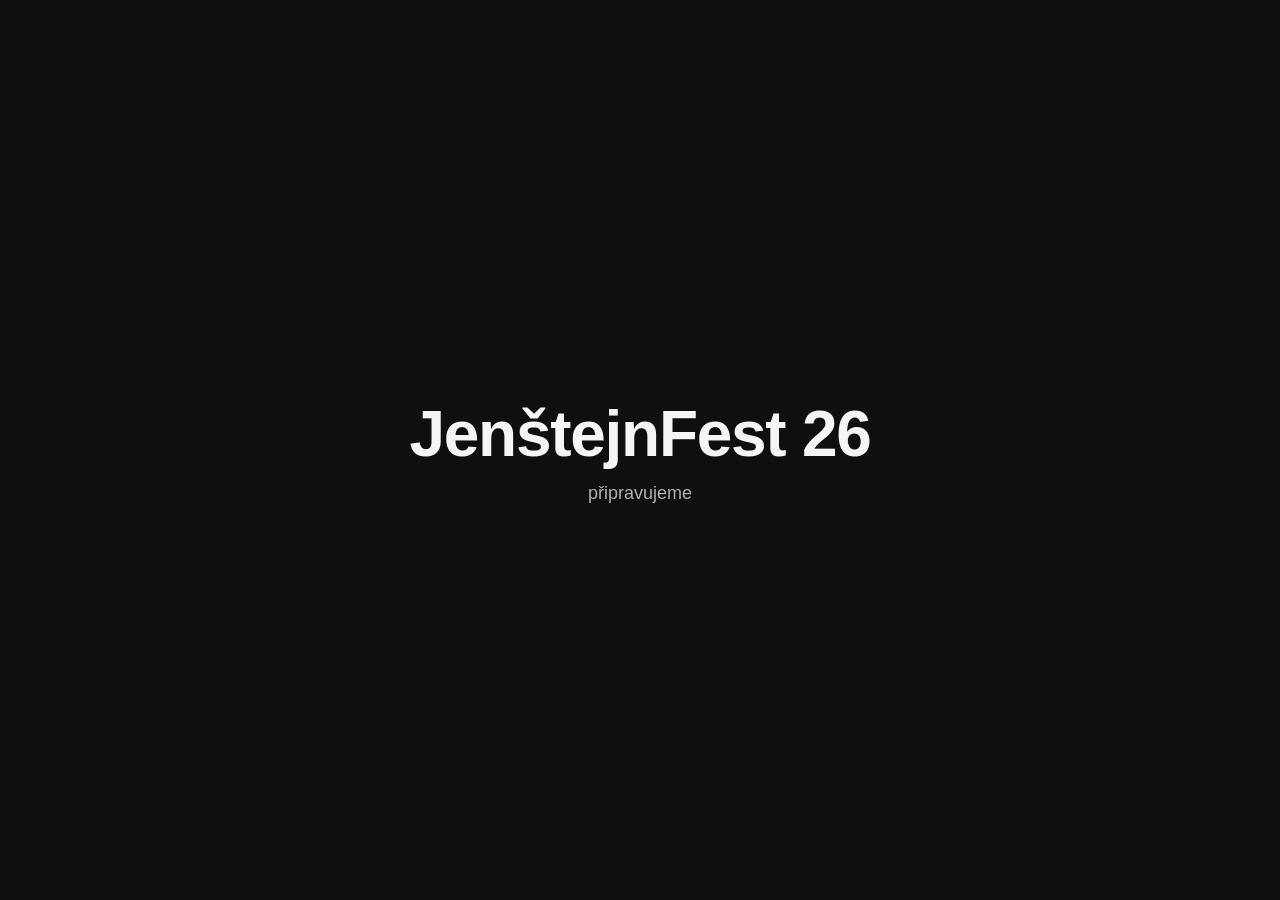
<file: index.html>
<!doctype html>
<html lang="cs">
<head>
  <meta charset="utf-8">
  <meta name="viewport" content="width=device-width, initial-scale=1">
  <title>JenštejnFest 26</title>
  <link rel="stylesheet" href="style.css">
</head>
<body>
  <main>
    <h1>JenštejnFest 26</h1>
    <p>připravujeme</p>
  </main>
</body>
</html>
</file>
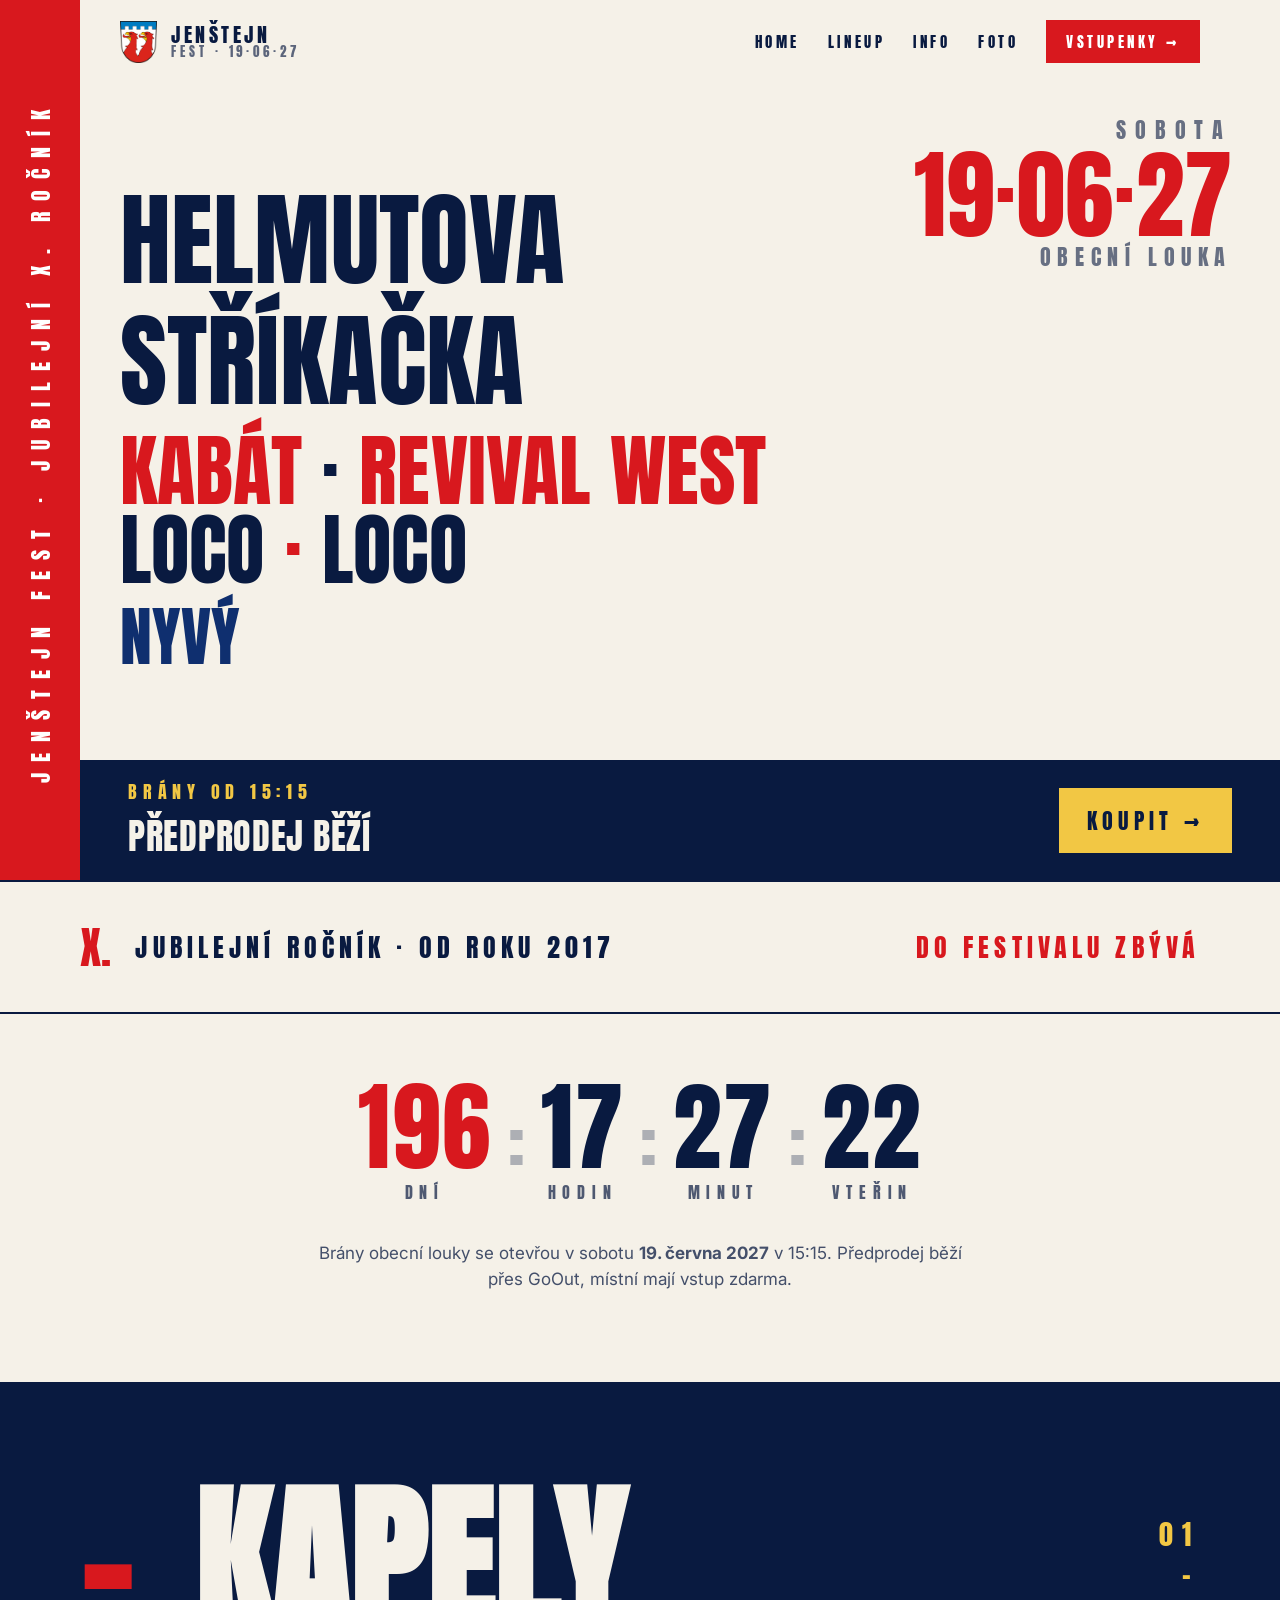
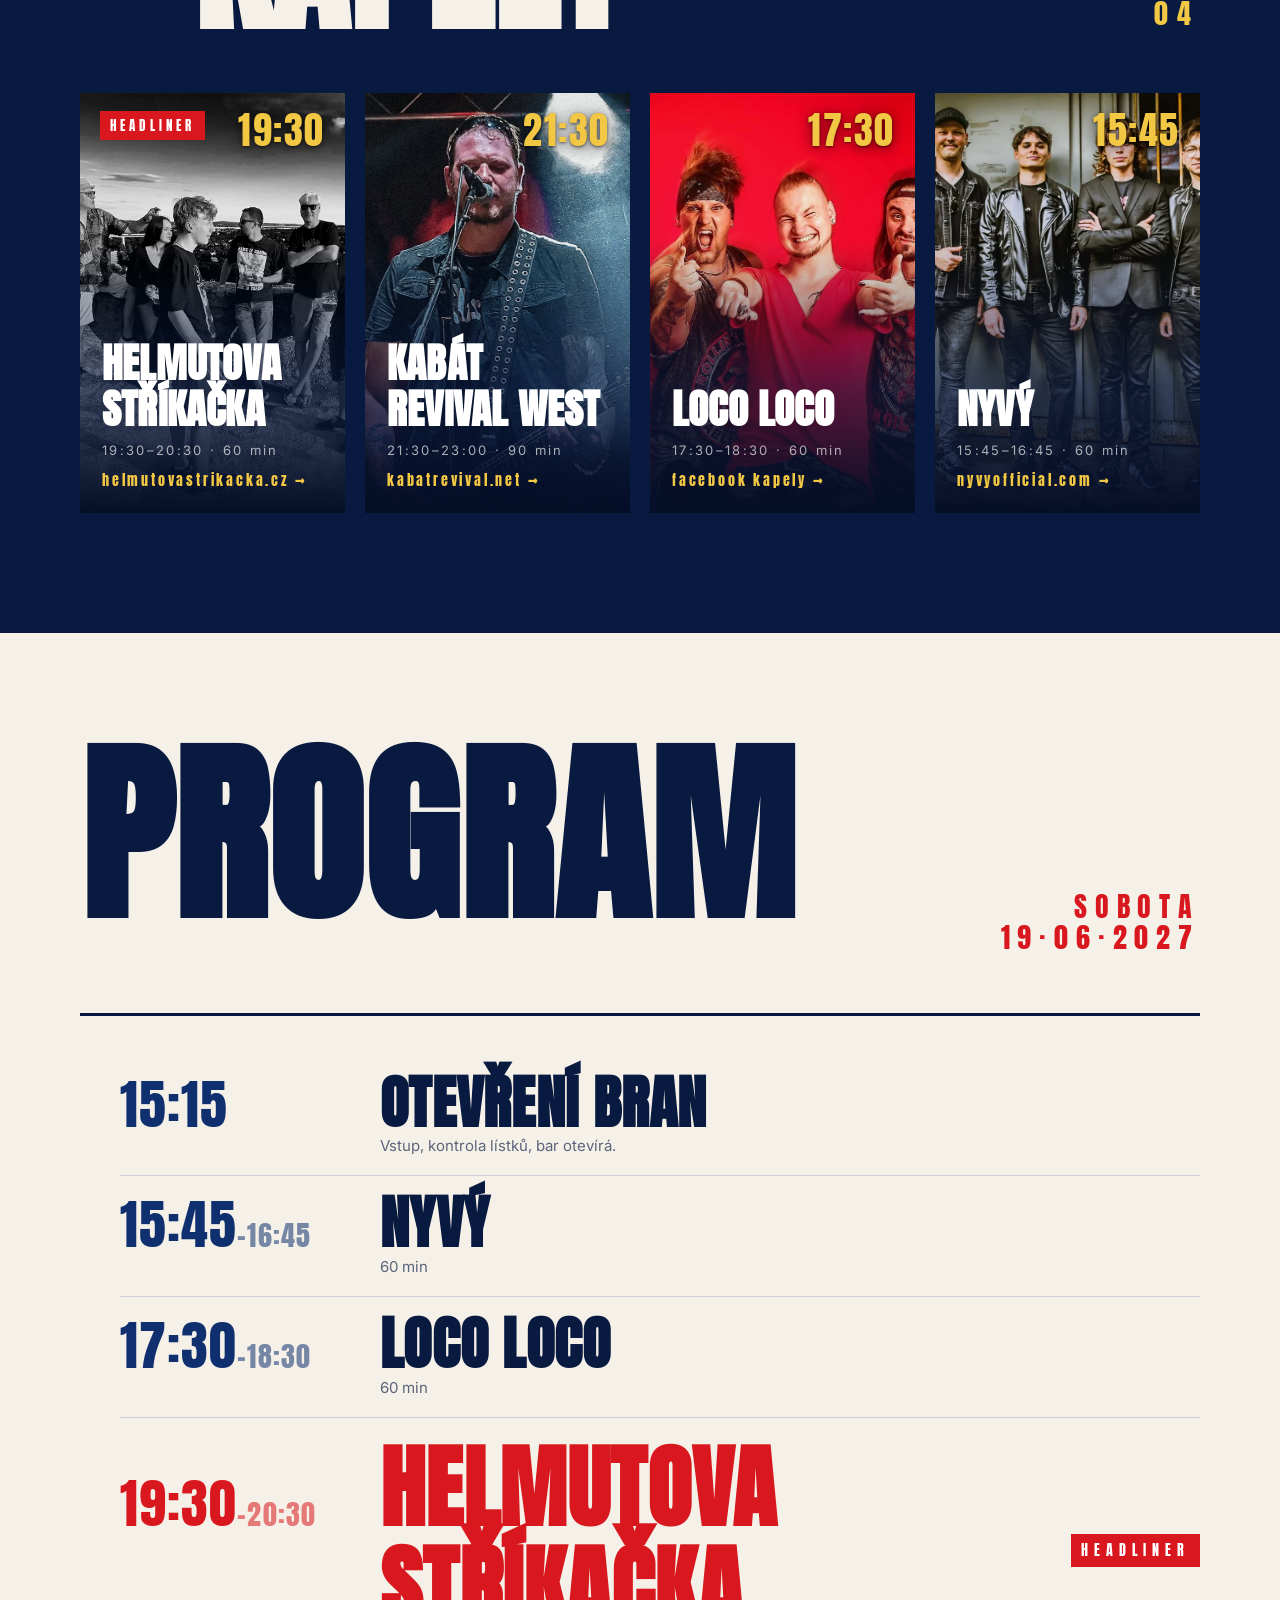
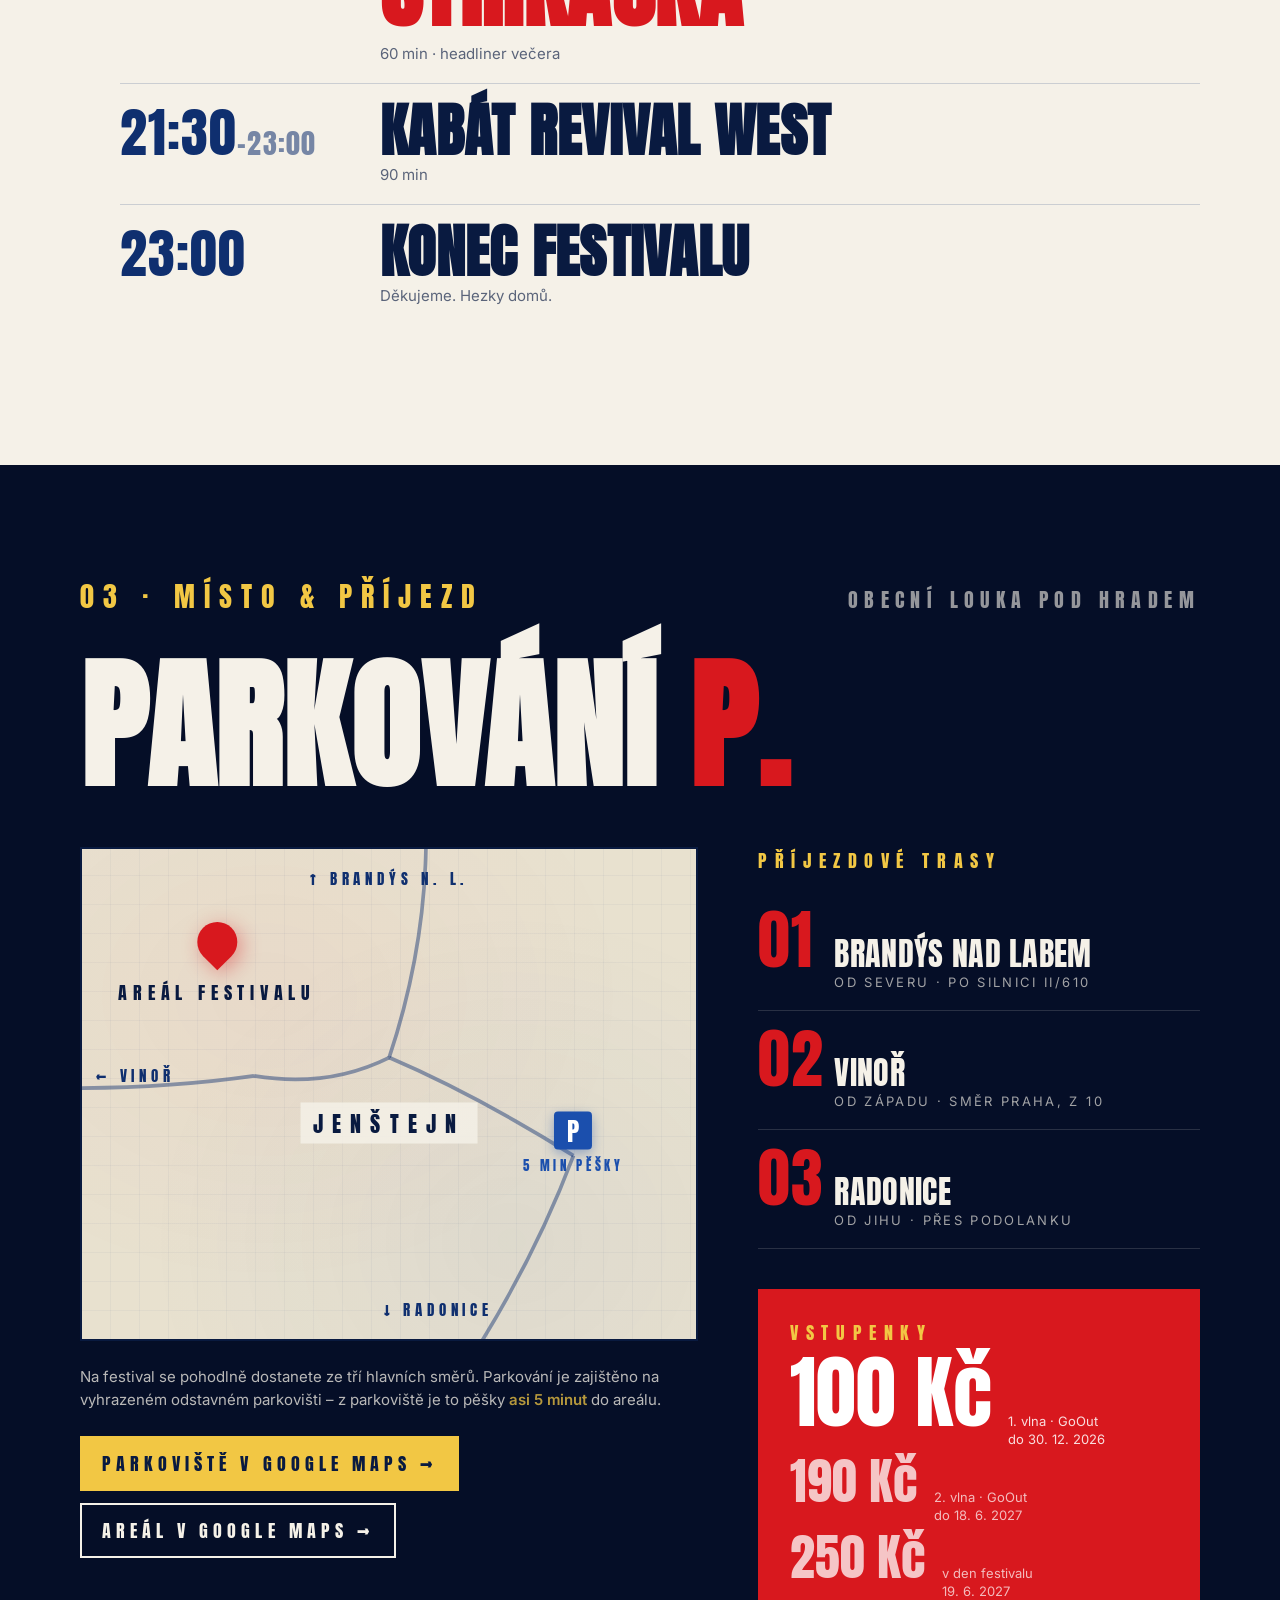
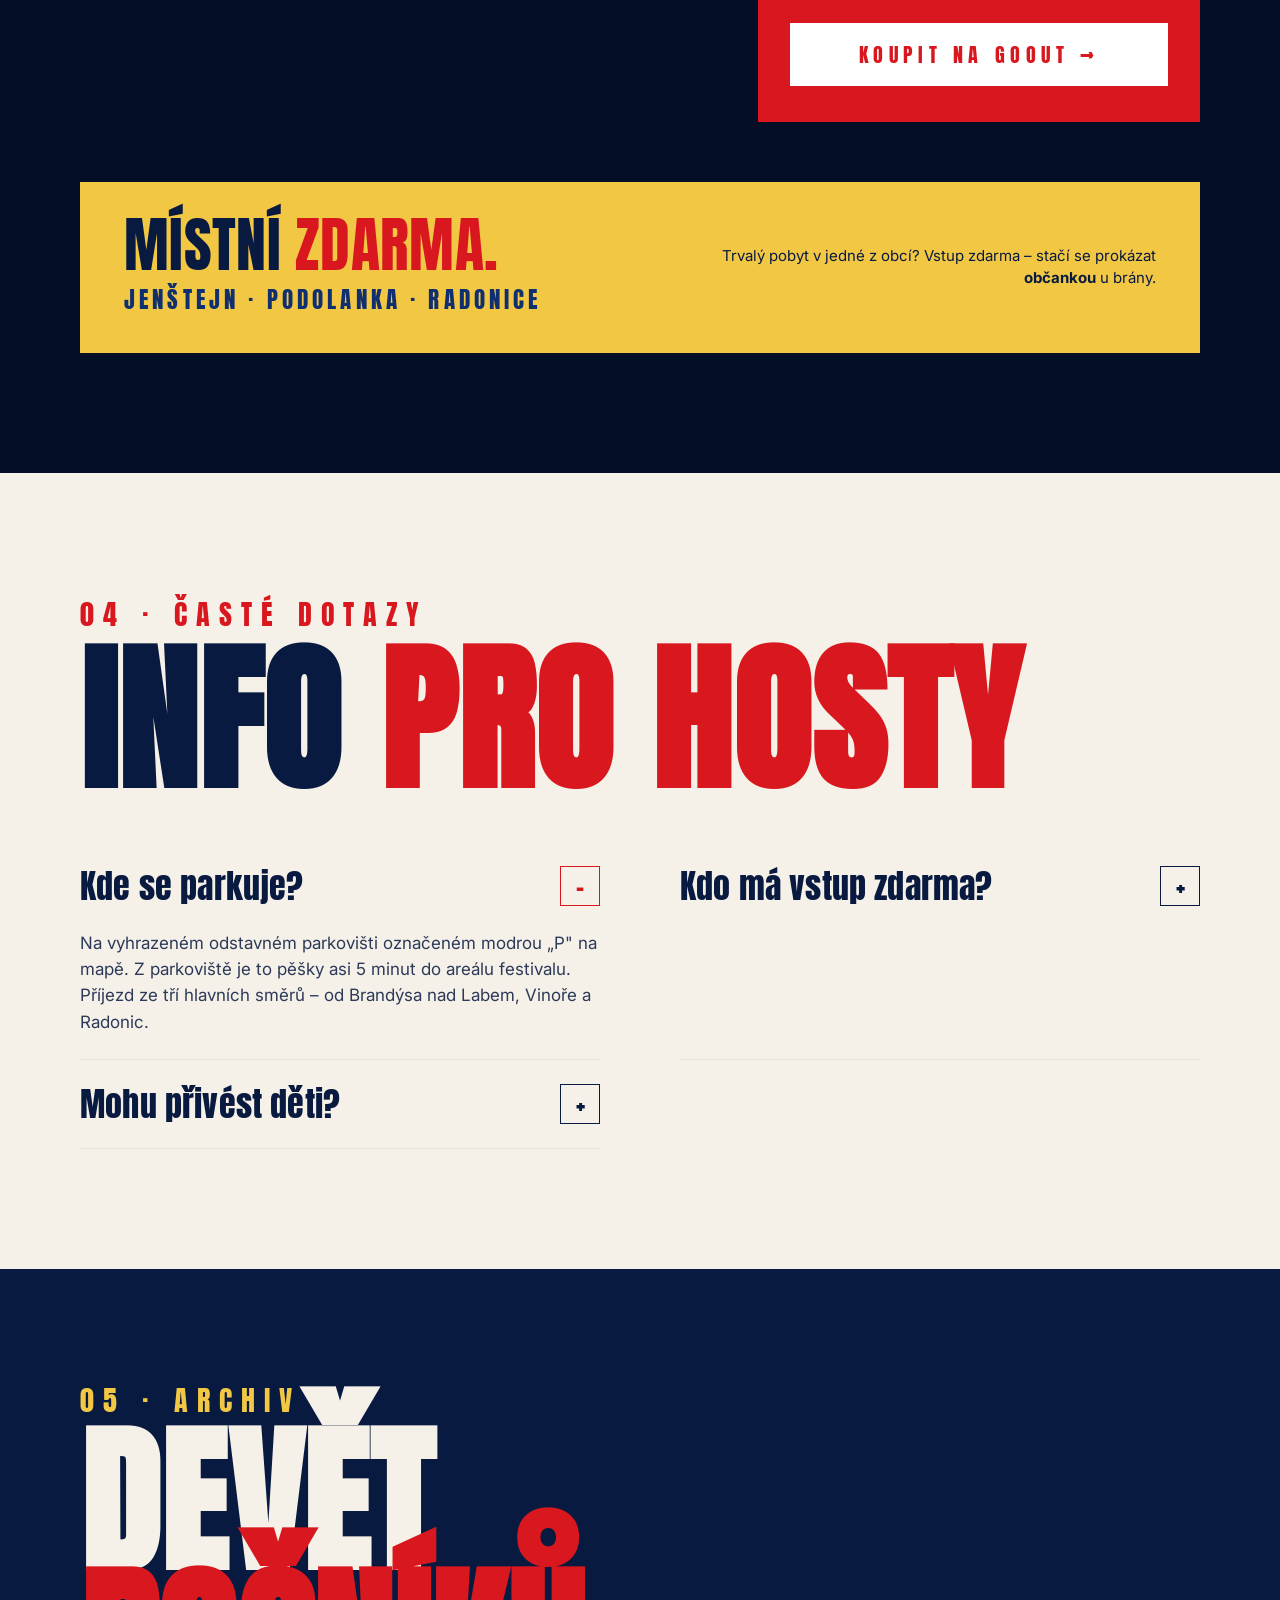
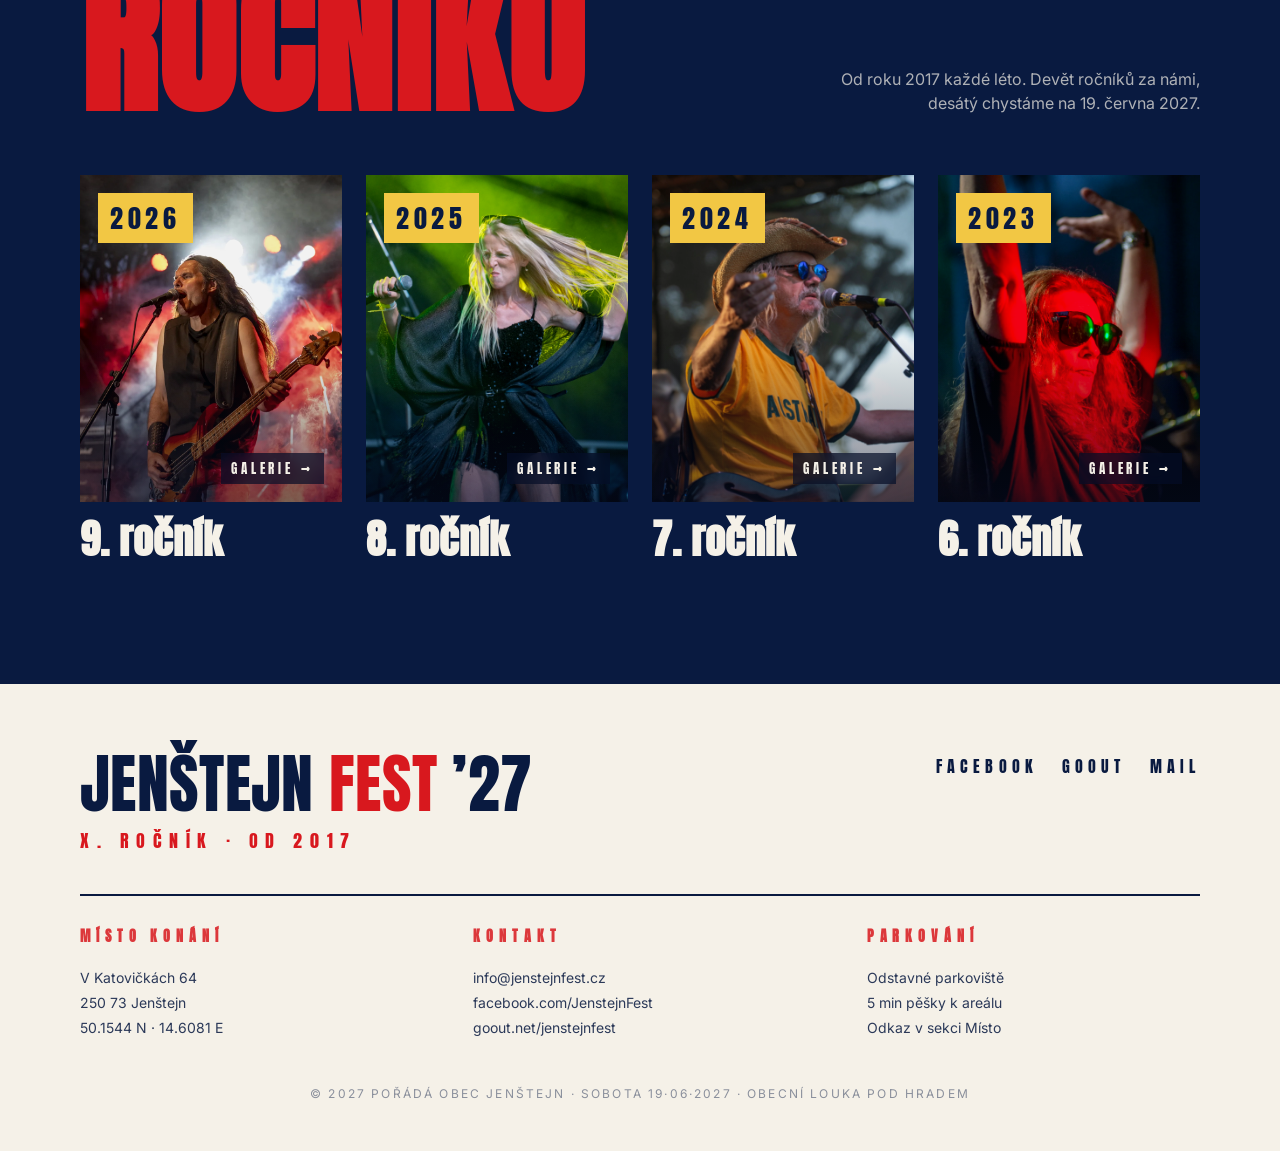
<file: public/index.html>
<!doctype html>
<html lang="cs">
<head>
  <meta charset="utf-8">
  <meta name="viewport" content="width=device-width, initial-scale=1">
  <title>JenštejnFest 27 – 19. června 2027 · Obecní louka pod hradem Jenštejn</title>
  <meta name="description" content="Jubilejní 10. ročník festivalu pod hradem Jenštejn. Headliner Helmutova stříkačka, dále Kabát revival WEST, Loco Loco a NYVÝ. Sobota 19. června 2027.">
  <meta property="og:title" content="JenštejnFest 27 · Helmutova stříkačka + Kabát revival WEST + Loco Loco + NYVÝ">
  <meta property="og:description" content="Jubilejní 10. ročník · Sobota 19. června 2027 · Obecní louka pod hradem Jenštejn">
  <meta property="og:url" content="https://jenstejnfest.cz">
  <meta property="og:type" content="website">
  <meta property="og:image" content="https://jenstejnfest.cz/og-image.jpg">
  <meta property="og:image:width" content="1200">
  <meta property="og:image:height" content="630">
  <meta name="twitter:card" content="summary_large_image">

  <link rel="icon" href="/favicon.ico" sizes="any">
  <link rel="icon" type="image/png" sizes="32x32" href="/favicon-32.png">
  <link rel="icon" type="image/png" sizes="16x16" href="/favicon-16.png">
  <link rel="apple-touch-icon" href="/apple-touch-icon.png">

  <link rel="preconnect" href="https://fonts.googleapis.com">
  <link rel="preconnect" href="https://fonts.gstatic.com" crossorigin>
  <link href="https://fonts.googleapis.com/css2?family=Anton&family=Inter:wght@400;500;600;700;800;900&display=swap" rel="stylesheet">

  <link rel="stylesheet" href="style.css">
</head>
<body>

<!-- ─────── NAV ─────── -->
<nav class="site-nav" aria-label="Hlavní navigace">
  <a class="site-nav__brand" href="#top">
    <img class="site-nav__logo" src="assets/jenstejn-znak.png" alt="Znak obce Jenštejn">
    <span class="site-nav__brand-text">
      JENŠTEJN
      <span class="site-nav__brand-sub">FEST · 19·06·27</span>
    </span>
  </a>

  <div class="site-nav__links">
    <a href="#top">HOME</a>
    <a href="#lineup">LINEUP</a>
    <a href="#info">INFO</a>
    <a href="#foto">FOTO</a>
    <a class="site-nav__cta" href="https://goout.net/cs/jenstejnfest/szpovny/" target="_blank" rel="noopener">VSTUPENKY →</a>
  </div>

  <div class="site-nav__mobile-actions">
    <a class="site-nav__cta" href="https://goout.net/cs/jenstejnfest/szpovny/" target="_blank" rel="noopener">VSTUPENKY</a>
    <button class="site-nav__hamburger" type="button" data-hamburger aria-label="Otevřít menu" aria-expanded="false" aria-controls="mobile-menu">
      <span></span>
      <span></span>
    </button>
  </div>

  <!-- Mobile menu panel (hidden by default, shown when .is-menu-open on .site-nav) -->
  <div class="site-nav__menu" id="mobile-menu" data-mobile-menu>
    <a href="#top">HOME</a>
    <a href="#lineup">LINEUP</a>
    <a href="#program">PROGRAM</a>
    <a href="#info">INFO</a>
    <a href="#foto">FOTO</a>
  </div>
</nav>

<!-- ─────── HERO – LINEUP POSTER ─────── -->
<section class="hero" id="top">
  <div class="hero__sidebar" aria-hidden="true">
    <div class="hero__sidebar-text">JENŠTEJN FEST · JUBILEJNÍ X. ROČNÍK</div>
  </div>

  <div class="hero__date">
    <span class="hero__date-day">SOBOTA</span>
    <span class="hero__date-num">19·06·27</span>
    <span class="hero__date-place">OBECNÍ LOUKA</span>
  </div>

  <div class="hero__lineup">
    <span class="hero__band hero__band--headliner">HELMUTOVA<br>STŘÍKAČKA</span>
    <span class="hero__band hero__band--second">KABÁT <span class="dot">·</span> REVIVAL WEST</span>
    <span class="hero__band hero__band--third">LOCO <span class="dot">·</span> LOCO</span>
    <span class="hero__band hero__band--fourth">NYVÝ</span>
  </div>

  <div class="hero__strip">
    <div>
      <div class="hero__strip-kicker">BRÁNY OD 15:15</div>
      <div class="hero__strip-price">PŘEDPRODEJ BĚŽÍ</div>
    </div>
    <a class="hero__strip-cta" href="https://goout.net/cs/jenstejnfest/szpovny/" target="_blank" rel="noopener">KOUPIT →</a>
  </div>
</section>

<!-- ─────── MASTHEAD ─────── -->
<section class="masthead">
  <div class="masthead__inner">
    <div class="masthead__left">
      <span class="masthead__number">X.</span>
      <span class="masthead__text">JUBILEJNÍ ROČNÍK<span class="masthead__sep"> · OD ROKU 2017</span></span>
    </div>
    <div class="masthead__right">
      <span class="masthead__right-desktop">DO FESTIVALU ZBÝVÁ</span>
      <span class="masthead__right-mobile">OD ROKU 2017</span>
    </div>
  </div>
</section>

<!-- ─────── COUNTDOWN ─────── -->
<section class="countdown" data-countdown="2027-06-19T15:15:00+02:00">
  <div class="countdown__inner">
    <div class="countdown__kicker">DO ZAHÁJENÍ ZBÝVÁ</div>
    <div class="countdown__cells">
      <div class="countdown__cell countdown__cell--accent">
        <span class="countdown__num" data-countdown-cell="days">00</span>
        <span class="countdown__label">DNÍ</span>
      </div>
      <span class="countdown__colon" aria-hidden="true">:</span>
      <div class="countdown__cell">
        <span class="countdown__num" data-countdown-cell="hours">00</span>
        <span class="countdown__label">HODIN</span>
      </div>
      <span class="countdown__colon" aria-hidden="true">:</span>
      <div class="countdown__cell">
        <span class="countdown__num" data-countdown-cell="mins">00</span>
        <span class="countdown__label">MINUT</span>
      </div>
      <span class="countdown__colon" aria-hidden="true">:</span>
      <div class="countdown__cell">
        <span class="countdown__num" data-countdown-cell="secs">00</span>
        <span class="countdown__label">VTEŘIN</span>
      </div>
    </div>
    <p class="countdown__text">
      Brány obecní louky se otevřou v sobotu <b>19. června 2027</b> v 15:15. Předprodej běží přes GoOut, místní mají vstup zdarma.
    </p>
  </div>
</section>

<!-- ─────── LINEUP – 4 band cards ─────── -->
<section class="lineup" id="lineup">
  <div class="lineup__inner">
    <div class="lineup__header">
      <div class="lineup__heading">
        <span class="lineup__kicker">01 · KAPELY</span>
        <h2 class="lineup__title">
          <span class="lineup__dash">–</span>
          <span class="lineup__title-desktop">KAPELY</span>
          <span class="lineup__title-mobile">LINEUP</span>
        </h2>
      </div>
      <div class="lineup__counter" aria-hidden="true">01<br>–<br>04</div>
    </div>

    <div class="lineup__grid">

      <!-- Helmutova stříkačka – HEADLINER, has photo -->
      <a class="band-card band-card--headliner" href="https://www.helmutovastrikacka.cz" target="_blank" rel="noopener">
        <div class="band-card__media band-card__media--photo" style="background-image: url('assets/helmutova-photo.webp'); background-position: center 30%;"></div>
        <div class="band-card__gradient"></div>
        <div class="band-card__top">
          <span class="band-card__badge">HEADLINER</span>
          <span class="band-card__time">19:30</span>
        </div>
        <div class="band-card__bottom">
          <h3 class="band-card__name">HELMUTOVA STŘÍKAČKA</h3>
          <p class="band-card__meta">19:30–20:30 · 60 min</p>
          <span class="band-card__link">helmutovastrikacka.cz <span class="arrow">→</span></span>
        </div>
      </a>

      <!-- Kabát revival WEST – photo -->
      <a class="band-card" href="https://www.kabatrevival.net" target="_blank" rel="noopener">
        <div class="band-card__media band-card__media--photo" style="background-image: url('assets/kabat-photo.webp');"></div>
        <div class="band-card__gradient"></div>
        <div class="band-card__top">
          <span></span>
          <span class="band-card__time">21:30</span>
        </div>
        <div class="band-card__bottom">
          <h3 class="band-card__name">KABÁT REVIVAL WEST</h3>
          <p class="band-card__meta">21:30–23:00 · 90 min</p>
          <span class="band-card__link">kabatrevival.net <span class="arrow">→</span></span>
        </div>
      </a>

      <!-- Loco Loco – photo (no website, links to Facebook) -->
      <a class="band-card" href="https://www.facebook.com/kapela.locoloco" target="_blank" rel="noopener">
        <div class="band-card__media band-card__media--photo" style="background-image: url('assets/loco-photo.webp');"></div>
        <div class="band-card__gradient"></div>
        <div class="band-card__top">
          <span></span>
          <span class="band-card__time">17:30</span>
        </div>
        <div class="band-card__bottom">
          <h3 class="band-card__name">LOCO LOCO</h3>
          <p class="band-card__meta">17:30–18:30 · 60 min</p>
          <span class="band-card__link">facebook kapely <span class="arrow">→</span></span>
        </div>
      </a>

      <!-- NYVÝ – photo -->
      <a class="band-card" href="https://nyvyofficial.com" target="_blank" rel="noopener">
        <div class="band-card__media band-card__media--photo" style="background-image: url('assets/nyvy-photo.webp');"></div>
        <div class="band-card__gradient"></div>
        <div class="band-card__top">
          <span></span>
          <span class="band-card__time">15:45</span>
        </div>
        <div class="band-card__bottom">
          <h3 class="band-card__name">NYVÝ</h3>
          <p class="band-card__meta">15:45–16:45 · 60 min</p>
          <span class="band-card__link">nyvyofficial.com <span class="arrow">→</span></span>
        </div>
      </a>

    </div>
  </div>
</section>

<!-- ─────── PROGRAM – editorial timeline ─────── -->
<section class="program" id="program">
  <div class="program__inner">
    <div class="program__header">
      <div class="program__heading">
        <span class="program__kicker">02 · PROGRAM</span>
        <h2 class="program__title">PROGRAM</h2>
      </div>
      <div class="program__date" aria-hidden="true">SOBOTA<br>19·06·2027</div>
    </div>

    <ol class="program__list">
      <li class="program-row">
        <div class="program-row__time"><span class="program-row__time-start">15:15</span></div>
        <div class="program-row__body">
          <h3 class="program-row__name">OTEVŘENÍ BRAN</h3>
          <p class="program-row__meta">Vstup, kontrola lístků, bar otevírá.</p>
        </div>
      </li>

      <li class="program-row">
        <div class="program-row__time">
          <span class="program-row__time-start">15:45</span><span class="program-row__time-end">–16:45</span>
        </div>
        <div class="program-row__body">
          <h3 class="program-row__name">NYVÝ</h3>
          <p class="program-row__meta">60 min</p>
        </div>
      </li>

      <li class="program-row">
        <div class="program-row__time">
          <span class="program-row__time-start">17:30</span><span class="program-row__time-end">–18:30</span>
        </div>
        <div class="program-row__body">
          <h3 class="program-row__name">LOCO LOCO</h3>
          <p class="program-row__meta">60 min</p>
        </div>
      </li>

      <li class="program-row program-row--headliner">
        <div class="program-row__time">
          <span class="program-row__time-start">19:30</span><span class="program-row__time-end">–20:30</span>
        </div>
        <div class="program-row__body">
          <h3 class="program-row__name">HELMUTOVA STŘÍKAČKA</h3>
          <p class="program-row__meta">60 min · headliner večera</p>
        </div>
        <div class="program-row__badge program-row__badge--filled">HEADLINER</div>
      </li>

      <li class="program-row">
        <div class="program-row__time">
          <span class="program-row__time-start">21:30</span><span class="program-row__time-end">–23:00</span>
        </div>
        <div class="program-row__body">
          <h3 class="program-row__name">KABÁT REVIVAL WEST</h3>
          <p class="program-row__meta">90 min</p>
        </div>
      </li>

      <li class="program-row">
        <div class="program-row__time"><span class="program-row__time-start">23:00</span></div>
        <div class="program-row__body">
          <h3 class="program-row__name">KONEC FESTIVALU</h3>
          <p class="program-row__meta">Děkujeme. Hezky domů.</p>
        </div>
      </li>
    </ol>
  </div>
</section>

<!-- ─────── INFO – místo, příjezd, vstupenky, místní zdarma ─────── -->
<section class="info" id="info">
  <div class="info__inner">
    <div class="info__header">
      <span class="info__kicker">03 · MÍSTO &amp; PŘÍJEZD</span>
      <span class="info__sub">OBECNÍ LOUKA POD HRADEM</span>
    </div>
    <h2 class="info__title">PARKOVÁNÍ <span class="info__title-accent">P.</span></h2>

    <div class="info__grid">
      <!-- LEFT: Map + description + 2 buttons -->
      <div class="info__col-map">
        <div class="arrival-map" aria-label="Schematická mapa příjezdů">
          <svg class="arrival-map__roads" viewBox="0 0 500 400" preserveAspectRatio="none" aria-hidden="true">
            <!-- Brandýs from N: straight down to upper town area -->
            <path d="M 280 -10 Q 280 80 250 170" />
            <!-- Vinoř from W: horizontal east, ends near festival area -->
            <path d="M -10 195 Q 70 195 140 185" />
            <!-- Radonice from S/SE: diagonal up to parking -->
            <path d="M 320 410 Q 370 330 400 250" />
            <!-- Connecting local roads -->
            <path d="M 140 185 Q 200 195 250 170" class="arrival-map__road--minor" />
            <path d="M 250 170 Q 320 200 400 250" class="arrival-map__road--minor" />
          </svg>

          <div class="arrival-map__pin arrival-map__pin--venue">
            <div class="arrival-map__pin-mark"></div>
            <div class="arrival-map__pin-label">AREÁL FESTIVALU</div>
          </div>
          <div class="arrival-map__pin arrival-map__pin--parking">
            <div class="arrival-map__pin-mark">P</div>
            <div class="arrival-map__pin-label">5 MIN PĚŠKY</div>
          </div>

          <div class="arrival-map__center-label" aria-hidden="true">JENŠTEJN</div>

          <div class="arrival-map__compass arrival-map__compass--n">↑ BRANDÝS N. L.</div>
          <div class="arrival-map__compass arrival-map__compass--w">← VINOŘ</div>
          <div class="arrival-map__compass arrival-map__compass--s">↓ RADONICE</div>
        </div>

        <p class="info__lead">
          Na festival se pohodlně dostanete ze tří hlavních směrů. Parkování je zajištěno na vyhrazeném odstavném parkovišti – z parkoviště je to pěšky <b class="info__lead-accent">asi 5 minut</b> do areálu.
        </p>

        <div class="info__buttons">
          <a class="btn btn--solid" href="https://maps.app.goo.gl/xgmG71GTUrvJeK7t7" target="_blank" rel="noopener">PARKOVIŠTĚ V GOOGLE MAPS →</a>
          <a class="btn btn--ghost" href="https://maps.app.goo.gl/DP6pbRbjrUE4nyqT7" target="_blank" rel="noopener">AREÁL V GOOGLE MAPS →</a>
        </div>
      </div>

      <!-- RIGHT: Routes + ticket panel -->
      <div class="info__col-routes">
        <div class="routes">
          <div class="routes__label">PŘÍJEZDOVÉ TRASY</div>
          <ol class="routes__list">
            <li class="routes__item">
              <span class="routes__num">01</span>
              <div class="routes__body">
                <div class="routes__from">BRANDÝS NAD LABEM</div>
                <div class="routes__note">OD SEVERU · PO SILNICI II/610</div>
              </div>
            </li>
            <li class="routes__item">
              <span class="routes__num">02</span>
              <div class="routes__body">
                <div class="routes__from">VINOŘ</div>
                <div class="routes__note">OD ZÁPADU · SMĚR PRAHA, Z 10</div>
              </div>
            </li>
            <li class="routes__item">
              <span class="routes__num">03</span>
              <div class="routes__body">
                <div class="routes__from">RADONICE</div>
                <div class="routes__note">OD JIHU · PŘES PODOLANKU</div>
              </div>
            </li>
          </ol>
        </div>

        <div class="tickets-panel" id="vstupenky">
          <div class="tickets-panel__label">VSTUPENKY</div>
          <div class="tickets-panel__row">
            <span class="tickets-panel__price">100 Kč</span>
            <span class="tickets-panel__note">1. vlna · GoOut<br>do 30. 12. 2026</span>
          </div>
          <div class="tickets-panel__row tickets-panel__row--secondary">
            <span class="tickets-panel__price tickets-panel__price--secondary">190 Kč</span>
            <span class="tickets-panel__note">2. vlna · GoOut<br>do 18. 6. 2027</span>
          </div>
          <div class="tickets-panel__row tickets-panel__row--secondary">
            <span class="tickets-panel__price tickets-panel__price--secondary">250 Kč</span>
            <span class="tickets-panel__note">v den festivalu<br>19. 6. 2027</span>
          </div>
          <a class="tickets-panel__cta" href="https://goout.net/cs/jenstejnfest/szpovny/" target="_blank" rel="noopener">KOUPIT NA GOOUT →</a>
        </div>
      </div>
    </div>

    <!-- Locals free banner -->
    <div class="locals-banner">
      <div class="locals-banner__main">
        <div class="locals-banner__title">MÍSTNÍ <span class="locals-banner__title-accent">ZDARMA.</span></div>
        <div class="locals-banner__towns">JENŠTEJN · PODOLANKA · RADONICE</div>
      </div>
      <p class="locals-banner__text">
        Trvalý pobyt v jedné z obcí? Vstup zdarma – stačí se prokázat <b>občankou</b> u brány.
      </p>
    </div>
  </div>
</section>

<!-- ─────── FAQ – 3 questions, accordion ─────── -->
<section class="faq">
  <div class="faq__inner">
    <div class="faq__kicker">
      <span class="faq__kicker-desktop">04 · ČASTÉ DOTAZY</span>
      <span class="faq__kicker-mobile">04 · INFO PRO HOSTY</span>
    </div>
    <h2 class="faq__title">
      <span class="faq__title-desktop">INFO <span class="faq__title-accent">PRO HOSTY</span></span>
      <span class="faq__title-mobile">ČASTÉ <span class="faq__title-accent">DOTAZY</span></span>
    </h2>

    <div class="faq__list">

      <div class="faq-row is-open" data-faq-item>
        <button class="faq-row__trigger" data-faq-trigger type="button" aria-expanded="true">
          <span class="faq-row__question">Kde se parkuje?</span>
          <span class="faq-row__icon" aria-hidden="true"></span>
        </button>
        <div class="faq-row__answer">
          <p>Na vyhrazeném odstavném parkovišti označeném modrou „P" na mapě. Z parkoviště je to pěšky asi 5 minut do areálu festivalu. Příjezd ze tří hlavních směrů – od Brandýsa nad Labem, Vinoře a Radonic.</p>
        </div>
      </div>

      <div class="faq-row" data-faq-item>
        <button class="faq-row__trigger" data-faq-trigger type="button" aria-expanded="false">
          <span class="faq-row__question">Kdo má vstup zdarma?</span>
          <span class="faq-row__icon" aria-hidden="true"></span>
        </button>
        <div class="faq-row__answer">
          <p>Obyvatelé s trvalým pobytem v Jenštejně, Podolance a Radonicích mají vstup zdarma – při příchodu se prokážou občankou potvrzující trvalý pobyt.</p>
        </div>
      </div>

      <div class="faq-row" data-faq-item>
        <button class="faq-row__trigger" data-faq-trigger type="button" aria-expanded="false">
          <span class="faq-row__question">Mohu přivést děti?</span>
          <span class="faq-row__icon" aria-hidden="true"></span>
        </button>
        <div class="faq-row__answer">
          <p>Ano. Děti mají vstup zdarma v doprovodu rodičů (rodiče hradí běžné vstupné). Věk dítěte je možné prokázat kartičkou pojištěnce, pasem nebo jiným dokladem.</p>
        </div>
      </div>

    </div>
  </div>
</section>

<!-- ─────── ARCHIVE – tiles linking to Google Photos ─────── -->
<section class="archive" id="foto">
  <div class="archive__inner">
    <div class="archive__header">
      <div class="archive__heading">
        <span class="archive__kicker">05 · ARCHIV</span>
        <h2 class="archive__title">DEVĚT<br><span class="archive__title-accent">ROČNÍKŮ</span></h2>
      </div>
      <p class="archive__lead">
        Od roku 2017 každé léto. Devět ročníků za námi, desátý chystáme na 19. června 2027.
      </p>
    </div>

    <div class="archive__grid">

      <article class="archive-item">
        <a class="archive-tile" href="https://photos.app.goo.gl/jbxJDt6uMEbm3SCV6" target="_blank" rel="noopener">
          <div class="archive-tile__media archive-tile__media--photo" style="background-image: url('assets/archive-2026.webp');"></div>
          <div class="archive-tile__gradient"></div>
          <span class="archive-tile__year">2026</span>
          <span class="archive-tile__cta">GALERIE →</span>
        </a>
        <h3 class="archive-item__label">9. ročník</h3>
      </article>

      <article class="archive-item">
        <a class="archive-tile" href="https://photos.app.goo.gl/h8aDHiQSLMkscGRW6" target="_blank" rel="noopener">
          <div class="archive-tile__media archive-tile__media--photo" style="background-image: url('assets/archive-2025.webp');"></div>
          <div class="archive-tile__gradient"></div>
          <span class="archive-tile__year">2025</span>
          <span class="archive-tile__cta">GALERIE →</span>
        </a>
        <h3 class="archive-item__label">8. ročník</h3>
      </article>

      <article class="archive-item">
        <a class="archive-tile" href="https://photos.app.goo.gl/umvpQtzWcRBTvZTA9" target="_blank" rel="noopener">
          <div class="archive-tile__media archive-tile__media--photo" style="background-image: url('assets/archive-2024.webp');"></div>
          <div class="archive-tile__gradient"></div>
          <span class="archive-tile__year">2024</span>
          <span class="archive-tile__cta">GALERIE →</span>
        </a>
        <h3 class="archive-item__label">7. ročník</h3>
      </article>

      <article class="archive-item">
        <a class="archive-tile" href="https://photos.app.goo.gl/1C1yVmmf77rV73c2A" target="_blank" rel="noopener">
          <div class="archive-tile__media archive-tile__media--photo" style="background-image: url('assets/archive-2023.webp');"></div>
          <div class="archive-tile__gradient"></div>
          <span class="archive-tile__year">2023</span>
          <span class="archive-tile__cta">GALERIE →</span>
        </a>
        <h3 class="archive-item__label">6. ročník</h3>
      </article>

    </div>
  </div>
</section>

<!-- ─────── FOOTER ─────── -->
<footer class="site-footer">
  <div class="site-footer__inner">
    <div class="site-footer__top">
      <div>
        <div class="site-footer__brand-text">JENŠTEJN <span class="site-footer__brand-accent">FEST</span> ’27</div>
        <div class="site-footer__brand-sub">X. ROČNÍK · OD 2017</div>
      </div>
      <div class="site-footer__social">
        <a href="https://www.facebook.com/JenstejnFest" target="_blank" rel="noopener">FACEBOOK</a>
        <a href="https://goout.net/cs/jenstejnfest/szpovny/" target="_blank" rel="noopener">GOOUT</a>
        <a href="mailto:info@jenstejnfest.cz">MAIL</a>
      </div>
    </div>

    <div class="site-footer__cols">
      <div class="site-footer__col">
        <h4 class="site-footer__col-title">MÍSTO KONÁNÍ</h4>
        <p>V Katovičkách 64</p>
        <p>250 73 Jenštejn</p>
        <p>50.1544 N · 14.6081 E</p>
      </div>
      <div class="site-footer__col">
        <h4 class="site-footer__col-title">KONTAKT</h4>
        <a href="mailto:info@jenstejnfest.cz">info@jenstejnfest.cz</a>
        <a href="https://www.facebook.com/JenstejnFest" target="_blank" rel="noopener">facebook.com/JenstejnFest</a>
        <a href="https://goout.net/cs/jenstejnfest/szpovny/" target="_blank" rel="noopener">goout.net/jenstejnfest</a>
      </div>
      <div class="site-footer__col">
        <h4 class="site-footer__col-title">PARKOVÁNÍ</h4>
        <p>Odstavné parkoviště</p>
        <p>5 min pěšky k areálu</p>
        <p>Odkaz v sekci Místo</p>
      </div>
    </div>

    <p class="site-footer__copyright">© 2027 POŘÁDÁ OBEC JENŠTEJN · SOBOTA 19·06·2027 · OBECNÍ LOUKA POD HRADEM</p>
  </div>
</footer>

<script src="app.js"></script>
</body>
</html>
</file>
<file: style.css>
* {
  box-sizing: border-box;
  margin: 0;
  padding: 0;
}

html, body {
  height: 100%;
}

body {
  font-family: -apple-system, BlinkMacSystemFont, "Segoe UI", Helvetica, Arial, sans-serif;
  background: #0f0f10;
  color: #f5f5f5;
  display: grid;
  place-items: center;
  text-align: center;
  padding: 2rem;
}

main {
  max-width: 32rem;
}

h1 {
  font-size: clamp(2.5rem, 6vw, 4rem);
  font-weight: 700;
  letter-spacing: -0.02em;
  margin-bottom: 0.75rem;
}

p {
  font-size: 1.125rem;
  opacity: 0.7;
}
</file>
<file: public/style.css>
/* ─────────────────────────────────────────────────────────────
   JenštejnFest 27 — style.css
   Build order: foundation → nav → hero → other sections
   ───────────────────────────────────────────────────────────── */

/* ─── Design tokens ─── */
:root {
  --jf-blue:       #1B4FAD;
  --jf-blue-deep:  #0F2F6F;
  --jf-blue-ink:   #091A40;
  --jf-blue-night: #050E27;
  --jf-red:        #D8181E;
  --jf-red-deep:   #A60E13;
  --jf-cream:      #F5F1E8;
  --jf-cream-dark: #E8E1D0;
  --jf-white:      #FFFFFF;
  --jf-yellow:     #F2C744;
  --jf-ink:        #0A1729;

  --font-display: "Anton", "Bebas Neue", Impact, sans-serif;
  --font-body:    "Inter", system-ui, -apple-system, sans-serif;

  --site-max: 1440px;
  --pad-x: 80px;
  --pad-x-mobile: 20px;
}

/* ─── Reset ─── */
*, *::before, *::after { box-sizing: border-box; }
html, body { margin: 0; padding: 0; }
body {
  font-family: var(--font-body);
  background: var(--jf-cream);
  color: var(--jf-blue-ink);
  -webkit-font-smoothing: antialiased;
  text-rendering: optimizeLegibility;
}
img { max-width: 100%; display: block; }
a { color: inherit; text-decoration: none; }
button { font: inherit; cursor: pointer; }
h1, h2, h3, h4, h5, h6, p { margin: 0; }

/* ─── Utility ─── */
.section-inner {
  max-width: var(--site-max);
  margin: 0 auto;
  padding: 0 var(--pad-x);
}

/* ═══════════════════════════════════════════════════════
   NAVIGATION
   ═══════════════════════════════════════════════════════ */
.site-nav {
  position: absolute;
  top: 0; left: 0; right: 0;
  z-index: 10;
  padding: 20px var(--pad-x);
  padding-left: calc(var(--pad-x) + 40px); /* breathing room from red sidebar */
  display: flex;
  align-items: center;
  justify-content: space-between;
  font-family: var(--font-display);
  letter-spacing: 0.22em;
  color: var(--jf-blue-ink);
}
.site-nav__brand {
  display: flex;
  align-items: center;
  gap: 14px;
}
.site-nav__logo {
  height: 42px;
  width: auto;
}
.site-nav__brand-text {
  font-size: 20px;
  line-height: 1.05;
}
.site-nav__brand-sub {
  display: block;
  color: rgba(9, 26, 64, 0.65);
  font-size: 13px;
  letter-spacing: 0.3em;
}
.site-nav__links {
  display: flex;
  align-items: center;
  gap: 28px;
  font-size: 15px;
}
.site-nav__links a { letter-spacing: inherit; }
.site-nav__cta {
  background: var(--jf-red);
  color: var(--jf-white);
  padding: 10px 20px;
  letter-spacing: 0.22em;
}
.site-nav__cta:hover { background: var(--jf-red-deep); }

.site-nav__mobile-actions {
  display: none;
  align-items: center;
  gap: 10px;
}
.site-nav__hamburger {
  width: 32px;
  height: 32px;
  border: 1.5px solid var(--jf-blue-ink);
  background: transparent;
  display: flex;
  flex-direction: column;
  justify-content: center;
  align-items: center;
  gap: 4px;
  padding: 0;
  position: relative;
}
.site-nav__hamburger span {
  display: block;
  width: 14px;
  height: 1.5px;
  background: var(--jf-blue-ink);
  transition: transform 0.2s ease, opacity 0.2s ease;
  transform-origin: center;
}

/* Hamburger → X when menu is open */
.site-nav.is-menu-open .site-nav__hamburger span:first-child {
  transform: rotate(45deg) translateY(4px);
}
.site-nav.is-menu-open .site-nav__hamburger span:last-child {
  transform: rotate(-45deg) translateY(-4px);
}

/* ─── Mobile menu panel ─── */
.site-nav__menu {
  display: none;
}

/* ═══════════════════════════════════════════════════════
   HERO — LINEUP POSTER
   ═══════════════════════════════════════════════════════ */
.hero {
  position: relative;
  background: var(--jf-cream);
  color: var(--jf-blue-ink);
  overflow: hidden;
  height: 880px;
}

/* Red left sidebar with rotated text */
.hero__sidebar {
  position: absolute;
  top: 0; bottom: 0; left: 0;
  width: 80px;
  background: var(--jf-red);
  display: flex;
  align-items: center;
  justify-content: center;
}
.hero__sidebar-text {
  transform: rotate(-90deg);
  color: var(--jf-white);
  font-family: var(--font-display);
  font-size: 22px;
  letter-spacing: 0.5em;
  white-space: nowrap;
}

/* Date corner — top right */
.hero__date {
  position: absolute;
  top: 120px;
  right: 48px;
  text-align: right;
  font-family: var(--font-display);
  color: var(--jf-blue-ink);
  line-height: 0.95;
}
.hero__date-day,
.hero__date-place {
  font-size: 22px;
  letter-spacing: 0.4em;
  opacity: 0.6;
  display: block;
}
.hero__date-num {
  font-size: clamp(64px, 7.6vw, 110px);
  color: var(--jf-red);
  margin-top: 8px;
  display: block;
}
.hero__date-place {
  letter-spacing: 0.3em;
  margin-top: 6px;
}

/* Lineup typography stack — center-left */
.hero__lineup {
  position: absolute;
  top: 180px;
  left: 120px;
  right: 48px;
  color: var(--jf-blue-deep);
  font-family: var(--font-display);
  line-height: 0.88;
  letter-spacing: 0.01em;
}
.hero__band {
  display: block;
  margin-top: 14px;
}
.hero__band:first-child { margin-top: 0; }
/* Bands by billing (headliner first) — names change yearly, classes stay */
.hero__band--headliner {
  font-size: clamp(60px, 8vw, 116px);
  line-height: 1.18; /* Anton accents reach 1.1em: room for háčky/čárky on line 2 */
  color: var(--jf-blue-ink);
}
.hero__band--second {
  font-size: clamp(40px, 6.2vw, 88px);
  color: var(--jf-red);
}
.hero__band--second .dot { color: var(--jf-blue-ink); }
.hero__band--third {
  font-size: clamp(40px, 6.2vw, 88px);
  color: var(--jf-blue-ink);
  margin-top: 10px;
}
.hero__band--third .dot { color: var(--jf-red); }
.hero__band--fourth {
  font-size: clamp(34px, 5vw, 72px);
  color: var(--jf-blue-deep);
  margin-top: 24px; /* keeps the accent in NYVÝ off the line above */
}

/* Ticket strip — bottom dark blue */
.hero__strip {
  position: absolute;
  bottom: 0;
  left: 80px;
  right: 0;
  height: 120px;
  background: var(--jf-blue-ink);
  display: flex;
  align-items: center;
  justify-content: space-between;
  padding: 0 48px;
  color: var(--jf-cream);
  font-family: var(--font-display);
}
.hero__strip-kicker {
  font-size: 18px;
  letter-spacing: 0.32em;
  color: var(--jf-yellow);
}
.hero__strip-price {
  font-size: 36px;
  letter-spacing: 0.02em;
  margin-top: 4px;
}
.hero__strip-cta {
  background: var(--jf-yellow);
  color: var(--jf-blue-ink);
  padding: 16px 28px;
  font-size: 22px;
  letter-spacing: 0.24em;
}
.hero__strip-cta:hover { background: #e3b833; }

/* ═══════════════════════════════════════════════════════
   MASTHEAD — X. ročník strip
   ═══════════════════════════════════════════════════════ */
.masthead {
  background: var(--jf-cream);
  border-top: 2px solid var(--jf-blue-ink);
  border-bottom: 2px solid var(--jf-blue-ink);
}
.masthead__inner {
  max-width: var(--site-max);
  margin: 0 auto;
  padding: 32px var(--pad-x);
  display: flex;
  align-items: center;
  justify-content: space-between;
  gap: 24px;
  font-family: var(--font-display);
  letter-spacing: 0.32em;
}
.masthead__left {
  display: flex;
  align-items: center;
  gap: 24px;
  color: var(--jf-blue-ink);
}
.masthead__number {
  font-size: 44px;
  color: var(--jf-red);
  letter-spacing: 0.005em;
}
.masthead__text {
  font-size: 26px;
}
.masthead__right {
  font-size: 26px;
  color: var(--jf-red);
  text-align: right;
}
.masthead__right-mobile { display: none; }

/* ═══════════════════════════════════════════════════════
   COUNTDOWN
   ═══════════════════════════════════════════════════════ */
.countdown {
  background: var(--jf-cream);
  color: var(--jf-blue-ink);
}
.countdown__inner {
  max-width: var(--site-max);
  margin: 0 auto;
  padding: 70px var(--pad-x) 90px;
}
.countdown__kicker {
  display: none; /* desktop hides this; masthead carries the label */
}
.countdown__cells {
  display: flex;
  align-items: center;
  justify-content: center;
  gap: 16px;
  font-family: var(--font-display);
}
.countdown__cell { text-align: center; }
.countdown__num {
  display: block;
  font-size: clamp(56px, 7.6vw, 110px);
  line-height: 0.9;
  letter-spacing: 0.02em;
  color: var(--jf-blue-ink);
}
.countdown__cell--accent .countdown__num { color: var(--jf-red); }
.countdown__label {
  display: block;
  font-size: clamp(11px, 1.25vw, 18px);
  letter-spacing: 0.42em;
  opacity: 0.7;
  margin-top: 8px;
}
.countdown__colon {
  font-size: clamp(40px, 5.5vw, 80px);
  opacity: 0.3;
  line-height: 0.9;
  font-family: var(--font-display);
}
.countdown__text {
  text-align: center;
  font-family: var(--font-body);
  font-size: 17px;
  opacity: 0.75;
  line-height: 1.55;
  max-width: 660px;
  margin: 36px auto 0;
}

/* ═══════════════════════════════════════════════════════
   LINEUP — 4 band cards
   ═══════════════════════════════════════════════════════ */
.lineup {
  background: var(--jf-blue-ink);
  color: var(--jf-cream);
}
.lineup__inner {
  max-width: var(--site-max);
  margin: 0 auto;
  padding: 110px var(--pad-x) 120px;
}
.lineup__header {
  display: flex;
  align-items: flex-end;
  justify-content: space-between;
  gap: 24px;
  margin-bottom: 60px;
}
.lineup__kicker {
  display: none; /* desktop hides; mobile shows */
}
.lineup__title {
  font-family: var(--font-display);
  font-size: clamp(72px, 12.5vw, 180px);
  line-height: 0.88;
  letter-spacing: 0.005em;
  margin: 0;
  color: var(--jf-cream);
}
.lineup__dash { color: var(--jf-red); margin-right: 0.15em; }
.lineup__title-mobile { display: none; }
.lineup__counter {
  font-family: var(--font-display);
  font-size: 28px;
  letter-spacing: 0.32em;
  color: var(--jf-yellow);
  text-align: right;
  line-height: 1.4;
  flex-shrink: 0;
}

.lineup__grid {
  display: grid;
  grid-template-columns: repeat(4, 1fr);
  gap: 20px;
}

/* ─── Band card ─── */
.band-card {
  position: relative;
  background: var(--jf-blue-deep);
  overflow: hidden;
  height: 420px;
  color: var(--jf-white);
  font-family: var(--font-body);
  display: block;
  text-decoration: none;
  transition: transform 0.25s ease;
}
.band-card:hover { transform: translateY(-4px); }

.band-card__media {
  position: absolute;
  inset: 0;
  background-size: cover;
  background-position: center;
}
.band-card__media--photo {
  filter: contrast(1.05) brightness(0.95);
}
.band-card__media--placeholder {
  background-color: var(--jf-blue-deep);
  background-image:
    radial-gradient(circle at 20% 30%, rgba(216, 24, 30, 0.13), transparent 50%),
    radial-gradient(circle at 80% 70%, rgba(242, 199, 68, 0.13), transparent 50%),
    repeating-linear-gradient(135deg, transparent 0, transparent 22px, rgba(255, 255, 255, 0.04) 22px, rgba(255, 255, 255, 0.04) 24px);
  display: flex;
  align-items: center;
  justify-content: center;
}
.band-card--headliner .band-card__media--placeholder {
  background-color: var(--jf-blue-ink);
}
.band-card__initial {
  color: rgba(255, 255, 255, 0.18);
  font-family: var(--font-display);
  font-size: 240px;
  letter-spacing: 0.04em;
  line-height: 1;
  user-select: none;
}

.band-card__gradient {
  position: absolute;
  inset: 0;
  background: linear-gradient(180deg, transparent 0%, transparent 35%, rgba(9, 26, 64, 0.65) 70%, var(--jf-blue-night) 100%);
  pointer-events: none;
}

.band-card__top {
  position: absolute;
  top: 18px;
  left: 20px;
  right: 20px;
  display: flex;
  justify-content: space-between;
  align-items: flex-start;
  font-family: var(--font-display);
  color: var(--jf-cream);
}
.band-card__badge {
  background: var(--jf-red);
  color: var(--jf-white);
  padding: 5px 10px;
  font-size: 13px;
  letter-spacing: 0.32em;
}
.band-card__time {
  font-size: 38px;
  color: var(--jf-yellow);
  letter-spacing: 0.04em;
  line-height: 1;
  text-shadow: 0 1px 3px rgba(0, 0, 0, 0.55), 0 2px 14px rgba(0, 0, 0, 0.6); /* legible over bright stage lights */
}

.band-card__bottom {
  position: absolute;
  bottom: 0;
  left: 0;
  right: 0;
  padding: 0 22px 22px;
}
.band-card__name {
  font-family: var(--font-display);
  font-size: clamp(24px, 3.2vw, 46px);
  line-height: 1.12; /* two-line names: keep háčky/čárky off the line above */
  letter-spacing: 0.005em;
  margin: 0;
}
.band-card__meta {
  font-family: var(--font-body);
  font-size: 13px;
  opacity: 0.65;
  margin: 10px 0 0;
  letter-spacing: 0.18em;
}
.band-card__link {
  display: inline-flex;
  align-items: center;
  gap: 6px;
  margin-top: 12px;
  font-family: var(--font-display);
  font-size: 14px;
  letter-spacing: 0.2em; /* long domains (helmutovastrikacka.cz) fit 4 columns from 1280px */
  color: var(--jf-yellow);
}

/* ═══════════════════════════════════════════════════════
   PROGRAM — editorial timeline
   ═══════════════════════════════════════════════════════ */
.program {
  background: var(--jf-cream);
  color: var(--jf-blue-ink);
}
.program__inner {
  max-width: var(--site-max);
  margin: 0 auto;
  padding: 120px var(--pad-x) 140px;
}
.program__header {
  display: flex;
  align-items: baseline;
  justify-content: space-between;
  gap: 24px;
  margin-bottom: 60px;
}
.program__kicker {
  display: none; /* mobile only */
  font-family: var(--font-display);
  font-size: 11px;
  letter-spacing: 0.42em;
  color: var(--jf-red);
}
.program__title {
  font-family: var(--font-display);
  font-size: clamp(64px, 15.2vw, 220px);
  line-height: 0.85;
  letter-spacing: 0.005em;
  margin: 0;
  color: var(--jf-blue-ink);
}
.program__date {
  font-family: var(--font-display);
  font-size: 28px;
  letter-spacing: 0.28em;
  color: var(--jf-red);
  text-align: right;
  line-height: 1.1;
  flex-shrink: 0;
}

.program__list {
  list-style: none;
  margin: 0;
  padding-top: 40px;
  border-top: 3px solid var(--jf-blue-ink);
}

.program-row {
  display: grid;
  grid-template-columns: 220px 1fr auto;
  align-items: baseline;
  gap: 40px;
  padding: 20px 0;
  border-bottom: 1px solid rgba(15, 47, 111, 0.18);
}
.program-row:last-child { border-bottom: none; }

.program-row__time {
  font-family: var(--font-display);
  font-size: clamp(36px, 4.2vw, 60px);
  line-height: 1;
  letter-spacing: 0.02em;
  color: var(--jf-blue-deep);
}
.program-row__time-end {
  font-size: clamp(20px, 2.2vw, 32px);
  opacity: 0.55;
}
.program-row__name {
  font-family: var(--font-display);
  font-size: clamp(28px, 4.5vw, 64px);
  line-height: 0.95;
  letter-spacing: 0.005em;
  margin: 0;
  color: var(--jf-blue-ink);
}
.program-row__meta {
  font-family: var(--font-body);
  font-size: 15px;
  opacity: 0.65;
  margin: 6px 0 0;
}

.program-row__badge {
  font-family: var(--font-display);
  font-size: 14px;
  letter-spacing: 0.42em;
  padding: 6px 10px;
  white-space: nowrap;
  align-self: center;
}
.program-row__badge--outline {
  border: 1.5px solid var(--jf-blue-deep);
  color: var(--jf-blue-deep);
}
.program-row__badge--filled {
  background: var(--jf-red);
  color: var(--jf-white);
}

/* Headliner row — time + name in red, name bigger */
.program-row--headliner .program-row__time { color: var(--jf-red); }
.program-row--headliner .program-row__name {
  color: var(--jf-red);
  font-size: clamp(36px, 7vw, 100px);
  line-height: 1.12; /* long headliner names wrap; keep accents clear */
}

/* ═══════════════════════════════════════════════════════
   INFO — map, arrival, tickets, locals
   ═══════════════════════════════════════════════════════ */
.info {
  background: var(--jf-blue-night);
  color: var(--jf-cream);
}
.info__inner {
  max-width: var(--site-max);
  margin: 0 auto;
  padding: 110px var(--pad-x) 120px;
}
.info__header {
  display: flex;
  align-items: baseline;
  justify-content: space-between;
  gap: 24px;
  margin-bottom: 50px;
  font-family: var(--font-display);
}
.info__kicker {
  font-size: 28px;
  letter-spacing: 0.32em;
  color: var(--jf-yellow);
}
.info__sub {
  font-size: 20px;
  letter-spacing: 0.32em;
  opacity: 0.6;
}
.info__title {
  font-family: var(--font-display);
  font-size: clamp(56px, 11vw, 160px);
  line-height: 0.85;
  letter-spacing: 0.005em;
  color: var(--jf-cream);
  margin: 0 0 60px;
}
.info__title-accent { color: var(--jf-red); }

.info__grid {
  display: grid;
  grid-template-columns: 1.4fr 1fr;
  gap: 60px;
  align-items: flex-start;
}

.info__lead {
  font-family: var(--font-body);
  font-size: 15px;
  opacity: 0.75;
  line-height: 1.55;
  margin: 24px 0 0;
}
.info__lead-accent { color: var(--jf-yellow); font-weight: 600; }

.info__buttons {
  display: flex;
  flex-wrap: wrap;
  gap: 12px;
  margin-top: 24px;
}

/* ─── Generic buttons (used in info + elsewhere) ─── */
.btn {
  font-family: var(--font-display);
  font-size: 18px;
  letter-spacing: 0.28em;
  padding: 14px 22px;
  display: inline-block;
}
.btn--solid {
  background: var(--jf-yellow);
  color: var(--jf-blue-ink);
}
.btn--solid:hover { background: #e3b833; }
.btn--ghost {
  background: transparent;
  color: var(--jf-cream);
  border: 2px solid var(--jf-cream);
  padding: 12px 20px;
}
.btn--ghost:hover { background: rgba(245, 241, 232, 0.08); }

/* ─── Arrival map ─── */
.arrival-map {
  position: relative;
  width: 100%;
  aspect-ratio: 5 / 4;
  overflow: hidden;
  border: 2px solid var(--jf-blue-ink);
  background-color: #e8e1cf;
  background-image:
    radial-gradient(ellipse at 30% 30%, rgba(216, 24, 30, 0.04), transparent 60%),
    radial-gradient(ellipse at 70% 80%, rgba(27, 79, 173, 0.05), transparent 60%),
    repeating-linear-gradient(0deg, transparent 0, transparent 28px, rgba(15, 47, 111, 0.04) 28px, rgba(15, 47, 111, 0.04) 29px),
    repeating-linear-gradient(90deg, transparent 0, transparent 28px, rgba(15, 47, 111, 0.04) 28px, rgba(15, 47, 111, 0.04) 29px);
}
.arrival-map__roads {
  position: absolute;
  inset: 0;
  width: 100%;
  height: 100%;
}
.arrival-map__roads path {
  stroke: rgba(15, 47, 111, 0.45);
  stroke-width: 3;
  fill: none;
}

.arrival-map__pin {
  position: absolute;
  text-align: center;
  font-family: var(--font-display);
}
.arrival-map__pin--venue {
  top: 32%;
  left: 22%;
  transform: translate(-50%, -100%);
}
.arrival-map__pin--venue .arrival-map__pin-mark {
  display: inline-block;
  width: 40px;
  height: 40px;
  background: var(--jf-red);
  border-radius: 50% 50% 50% 0;
  transform: rotate(-45deg);
  box-shadow: 0 6px 20px rgba(216, 24, 30, 0.4);
}
.arrival-map__pin--venue .arrival-map__pin-label {
  margin-top: 12px;
  font-size: 18px;
  color: var(--jf-blue-ink);
  letter-spacing: 0.32em;
  white-space: nowrap;
}

.arrival-map__pin--parking {
  top: 60%;
  left: 80%;
  transform: translate(-50%, -50%);
}
.arrival-map__pin--parking .arrival-map__pin-mark {
  width: 38px;
  height: 38px;
  margin: 0 auto;
  background: var(--jf-blue);
  color: var(--jf-white);
  display: flex;
  align-items: center;
  justify-content: center;
  font-size: 26px;
  letter-spacing: 0.02em;
  box-shadow: 0 4px 12px rgba(27, 79, 173, 0.4);
  border-radius: 4px;
}
.arrival-map__pin--parking .arrival-map__pin-label {
  margin-top: 6px;
  font-size: 13px;
  color: var(--jf-blue);
  letter-spacing: 0.28em;
  white-space: nowrap;
}

.arrival-map__compass {
  position: absolute;
  font-family: var(--font-display);
  font-size: 15px;
  color: var(--jf-blue-deep);
  letter-spacing: 0.32em;
  white-space: nowrap;
}
.arrival-map__compass--n { top: 18px; left: 50%; transform: translateX(-50%); }
.arrival-map__compass--w { top: 44%; left: 14px; }
.arrival-map__compass--s { bottom: 18px; left: 58%; transform: translateX(-50%); }

.arrival-map__center-label {
  position: absolute;
  top: 56%;
  left: 50%;
  transform: translate(-50%, -50%);
  font-family: var(--font-display);
  font-size: 22px;
  letter-spacing: 0.42em;
  color: var(--jf-blue-ink);
  background: rgba(245, 241, 232, 0.85);
  padding: 4px 12px;
  pointer-events: none;
}

/* ─── Routes ─── */
.routes__label {
  font-family: var(--font-display);
  font-size: 18px;
  letter-spacing: 0.42em;
  color: var(--jf-yellow);
  margin-bottom: 18px;
}
.routes__list {
  list-style: none;
  margin: 0;
  padding: 0;
}
.routes__item {
  display: flex;
  align-items: baseline;
  gap: 20px;
  padding: 20px 0;
  border-bottom: 1px solid rgba(245, 241, 232, 0.15);
}
.routes__num {
  font-family: var(--font-display);
  font-size: 64px;
  color: var(--jf-red);
  line-height: 0.9;
  letter-spacing: 0.005em;
  width: 56px;
  flex-shrink: 0;
}
.routes__body { flex: 1; }
.routes__from {
  font-family: var(--font-display);
  font-size: 32px;
  line-height: 1;
  color: var(--jf-cream);
  letter-spacing: 0.01em;
}
.routes__note {
  font-family: var(--font-body);
  font-size: 13px;
  opacity: 0.65;
  margin-top: 4px;
  letter-spacing: 0.18em;
}

/* ─── Tickets red mini-panel ─── */
.tickets-panel {
  background: var(--jf-red);
  color: var(--jf-white);
  padding: 30px 32px 36px;
  margin-top: 40px;
}
.tickets-panel__label {
  font-family: var(--font-display);
  font-size: 18px;
  letter-spacing: 0.42em;
  color: var(--jf-yellow);
  margin-bottom: 10px;
}
.tickets-panel__row {
  display: flex;
  flex-wrap: wrap; /* no room beside the price: note drops under it */
  align-items: baseline;
  gap: 4px 16px;
}
.tickets-panel__row--secondary { margin-top: 10px; }
.tickets-panel__price {
  font-family: var(--font-display);
  font-size: 80px;
  line-height: 0.9;
  color: var(--jf-white);
  white-space: nowrap;
}
.tickets-panel__price--secondary {
  font-size: 50px;
  opacity: 0.75;
}
.tickets-panel__note {
  font-family: var(--font-body);
  font-size: 13px;
  opacity: 0.85;
  line-height: 1.4;
}
.tickets-panel__row--secondary .tickets-panel__note { opacity: 0.7; }
.tickets-panel__cta {
  display: block;
  margin-top: 22px;
  text-align: center;
  background: var(--jf-white);
  color: var(--jf-red);
  font-family: var(--font-display);
  font-size: 20px;
  letter-spacing: 0.28em;
  padding: 16px 0;
  text-decoration: none;
}
.tickets-panel__cta:hover { background: var(--jf-cream); }

/* Before presale opens: headline instead of prices + CTA */
.tickets-panel__soon {
  font-family: var(--font-display);
  font-size: 56px;
  line-height: 1.15;
  color: var(--jf-white);
}
.tickets-panel__soon-note {
  font-family: var(--font-body);
  font-size: 13px;
  opacity: 0.85;
  line-height: 1.4;
  margin-top: 14px;
}

/* ─── Locals yellow banner ─── */
.locals-banner {
  margin-top: 60px;
  padding: 36px 44px;
  background: var(--jf-yellow);
  color: var(--jf-blue-ink);
  display: flex;
  align-items: center;
  justify-content: space-between;
  gap: 40px;
}
.locals-banner__title {
  font-family: var(--font-display);
  font-size: clamp(34px, 4.7vw, 68px);
  line-height: 0.9;
  letter-spacing: 0.005em;
}
.locals-banner__title-accent { color: var(--jf-red); }
.locals-banner__towns {
  font-family: var(--font-display);
  font-size: clamp(14px, 1.8vw, 26px);
  letter-spacing: 0.18em;
  margin-top: 10px;
  color: var(--jf-blue-deep);
}
.locals-banner__text {
  font-family: var(--font-body);
  font-size: 15px;
  line-height: 1.5;
  max-width: 460px;
  text-align: right;
  margin: 0;
}

/* ═══════════════════════════════════════════════════════
   FAQ — 3 questions, accordion
   ═══════════════════════════════════════════════════════ */
.faq {
  background: var(--jf-cream);
  color: var(--jf-blue-ink);
}
.faq__inner {
  max-width: var(--site-max);
  margin: 0 auto;
  padding: 120px var(--pad-x);
}
.faq__kicker {
  display: block;
  font-family: var(--font-display);
  font-size: 28px;
  letter-spacing: 0.32em;
  color: var(--jf-red);
  margin-bottom: 16px;
}
.faq__kicker-mobile { display: none; }
.faq__title {
  font-family: var(--font-display);
  font-size: clamp(56px, 12.5vw, 180px);
  line-height: 0.88;
  letter-spacing: 0.005em;
  margin: 0 0 50px;
  color: var(--jf-blue-ink);
}
.faq__title-accent { color: var(--jf-red); }
.faq__title-mobile { display: none; }

.faq__list {
  display: grid;
  grid-template-columns: 1fr 1fr;
  column-gap: 80px;
}

.faq-row {
  border-bottom: 1px solid var(--jf-cream-dark);
}
.faq-row__trigger {
  width: 100%;
  display: flex;
  align-items: flex-start;
  justify-content: space-between;
  gap: 28px;
  padding: 24px 0;
  background: transparent;
  border: none;
  cursor: pointer;
  text-align: left;
  font: inherit;
  color: inherit;
}
.faq-row__question {
  font-family: var(--font-display);
  font-size: 34px;
  color: var(--jf-blue-ink);
  line-height: 1.15;
  letter-spacing: 0.005em;
  flex: 1;
}
.faq-row__icon {
  width: 40px;
  height: 40px;
  border: 1.5px solid var(--jf-blue-ink);
  display: flex;
  align-items: center;
  justify-content: center;
  font-family: var(--font-display);
  font-size: 26px;
  color: var(--jf-blue-ink);
  flex-shrink: 0;
  line-height: 1;
}
.faq-row__icon::before { content: '+'; }
.faq-row.is-open .faq-row__icon {
  color: var(--jf-red);
  border-color: var(--jf-red);
}
.faq-row.is-open .faq-row__icon::before { content: '−'; }

.faq-row__answer {
  display: none;
  padding: 0 0 24px;
  font-family: var(--font-body);
  font-size: 17px;
  line-height: 1.55;
  color: var(--jf-blue-ink);
  opacity: 0.85;
  max-width: 900px;
}
.faq-row.is-open .faq-row__answer { display: block; }
.faq-row__answer p { margin: 0; }

/* ═══════════════════════════════════════════════════════
   ARCHIVE — 2 tiles linking to Google Photos
   ═══════════════════════════════════════════════════════ */
.archive {
  background: var(--jf-blue-ink);
  color: var(--jf-cream);
}
.archive__inner {
  max-width: var(--site-max);
  margin: 0 auto;
  padding: 110px var(--pad-x) 120px;
}
.archive__header {
  display: flex;
  align-items: flex-end;
  justify-content: space-between;
  gap: 40px;
  margin-bottom: 60px;
}
.archive__kicker {
  display: block;
  font-family: var(--font-display);
  font-size: 28px;
  letter-spacing: 0.32em;
  color: var(--jf-yellow);
  margin-bottom: 12px;
}
.archive__title {
  font-family: var(--font-display);
  font-size: clamp(56px, 12.5vw, 180px);
  line-height: 0.88;
  letter-spacing: 0.005em;
  margin: 0;
  color: var(--jf-cream);
}
.archive__title-accent { color: var(--jf-red); }

.archive__lead {
  font-family: var(--font-body);
  font-size: 16px;
  line-height: 1.5;
  opacity: 0.7;
  max-width: 360px;
  text-align: right;
  margin: 0;
}

.archive__grid {
  display: grid;
  grid-template-columns: repeat(4, 1fr);
  gap: 24px;
  max-width: 1200px;
}

.archive-item__label {
  font-family: var(--font-display);
  font-size: clamp(28px, 3.1vw, 44px);
  line-height: 1;
  letter-spacing: 0.005em;
  margin: 18px 0 0;
}

.archive-tile {
  position: relative;
  display: block;
  aspect-ratio: 4 / 5;
  background: var(--jf-blue-deep);
  overflow: hidden;
  text-decoration: none;
  color: inherit;
  transition: transform 0.25s ease;
}
.archive-tile:hover { transform: translateY(-4px); }

.archive-tile__media {
  position: absolute;
  inset: 0;
  background-color: var(--jf-blue-deep);
  background-size: cover;
  background-position: center;
}
.archive-tile__media--photo {
  filter: contrast(1.05) brightness(0.95);
}
.archive-tile__media--placeholder {
  background-image:
    radial-gradient(circle at 20% 30%, rgba(216, 24, 30, 0.13), transparent 50%),
    radial-gradient(circle at 80% 70%, rgba(242, 199, 68, 0.13), transparent 50%),
    repeating-linear-gradient(135deg, transparent 0, transparent 22px, rgba(255, 255, 255, 0.04) 22px, rgba(255, 255, 255, 0.04) 24px);
  display: flex;
  align-items: center;
  justify-content: center;
}
.archive-tile__initial {
  color: rgba(255, 255, 255, 0.18);
  font-family: var(--font-display);
  font-size: 240px;
  letter-spacing: 0.04em;
  line-height: 1;
  user-select: none;
}
.archive-tile__gradient {
  position: absolute;
  inset: 0;
  background: linear-gradient(180deg, transparent 50%, rgba(5, 14, 39, 0.5) 100%);
  pointer-events: none;
}
.archive-tile__year {
  position: absolute;
  top: 18px;
  left: 18px;
  background: var(--jf-yellow);
  color: var(--jf-blue-ink);
  font-family: var(--font-display);
  font-size: 26px;
  letter-spacing: 0.18em;
  padding: 5px 12px;
}
.archive-tile__cta {
  position: absolute;
  bottom: 18px;
  right: 18px;
  background: rgba(5, 14, 39, 0.7);
  -webkit-backdrop-filter: blur(6px);
  backdrop-filter: blur(6px);
  color: var(--jf-cream);
  font-family: var(--font-display);
  font-size: 13px;
  letter-spacing: 0.3em;
  padding: 6px 10px;
}

/* ═══════════════════════════════════════════════════════
   FOOTER
   ═══════════════════════════════════════════════════════ */
.site-footer {
  background: var(--jf-cream);
  color: var(--jf-blue-ink);
  border-top: 4px solid var(--jf-blue-ink);
}
.site-footer__inner {
  max-width: var(--site-max);
  margin: 0 auto;
  padding: 70px var(--pad-x) 50px;
}
.site-footer__top {
  display: flex;
  align-items: flex-start;
  justify-content: space-between;
  gap: 40px;
  margin-bottom: 40px;
}
.site-footer__brand-text {
  font-family: var(--font-display);
  font-size: clamp(40px, 5vw, 72px);
  line-height: 0.95;
  letter-spacing: 0.005em;
}
.site-footer__brand-accent { color: var(--jf-red); }
.site-footer__brand-sub {
  font-family: var(--font-display);
  font-size: 18px;
  letter-spacing: 0.42em;
  color: var(--jf-red);
  margin-top: 12px;
}
.site-footer__social {
  display: flex;
  gap: 24px;
  font-family: var(--font-display);
  font-size: 16px;
  letter-spacing: 0.32em;
  flex-shrink: 0;
}
.site-footer__social a { color: inherit; transition: color 0.2s ease; }
.site-footer__social a:hover { color: var(--jf-red); }

.site-footer__cols {
  display: grid;
  grid-template-columns: repeat(3, 1fr);
  gap: 60px;
  border-top: 2px solid var(--jf-blue-ink);
  padding-top: 30px;
}
.site-footer__col {
  display: flex;
  flex-direction: column;
  gap: 8px;
  font-family: var(--font-body);
  font-size: 14px;
  opacity: 0.85;
}
.site-footer__col-title {
  font-family: var(--font-display);
  font-size: 14px;
  letter-spacing: 0.42em;
  color: var(--jf-red);
  margin: 0 0 14px;
  opacity: 1;
}
.site-footer__col p { margin: 0; }
.site-footer__col a {
  color: inherit;
  transition: color 0.2s ease;
}
.site-footer__col a:hover { color: var(--jf-red); text-decoration: underline; }

.site-footer__copyright {
  margin: 50px 0 0;
  font-family: var(--font-body);
  font-size: 12px;
  opacity: 0.45;
  letter-spacing: 0.18em;
  text-align: center;
}

/* ═══════════════════════════════════════════════════════
   TABLET / NARROW WINDOW — 769–1279px
   ═══════════════════════════════════════════════════════ */
@media (min-width: 769px) and (max-width: 1279px) {
  /* 2×2 band cards: four columns are too narrow for names and links */
  .lineup__grid { grid-template-columns: 1fr 1fr; }

  /* Tickets panel sits in the narrow right column: mobile sizes */
  .tickets-panel__price { font-size: 56px; }
  .tickets-panel__price--secondary { font-size: 36px; }
  .tickets-panel__note { font-size: 11px; }
}

/* ═══════════════════════════════════════════════════════
   MOBILE — breakpoint 768px
   ═══════════════════════════════════════════════════════ */
@media (max-width: 768px) {
  :root {
    --pad-x: var(--pad-x-mobile);
  }

  /* Make nav stick to top on mobile so menu is accessible after scroll */
  body { padding-top: 60px; }
  html { scroll-padding-top: 60px; } /* offset anchor scroll so target isn't hidden under fixed nav */

  /* Nav — show only logo + ticket pill + hamburger */
  .site-nav {
    padding: 14px 18px;
    letter-spacing: 0.2em;
    position: fixed;
    background: rgba(245, 241, 232, 0.95);
    -webkit-backdrop-filter: blur(10px);
    backdrop-filter: blur(10px);
    border-bottom: 1px solid rgba(15, 47, 111, 0.08);
  }

  /* Mobile menu — full-viewport panel below fixed nav */
  .site-nav.is-menu-open .site-nav__menu {
    display: flex !important;
    flex-direction: column;
    position: fixed;
    top: 60px;
    left: 0;
    width: 100%;
    height: calc(100vh - 60px);
    height: calc(100dvh - 60px);
    background: var(--jf-cream);
    padding: 28px 24px;
    z-index: 50;
    font-family: var(--font-display);
    color: var(--jf-blue-ink);
    overflow-y: auto;
    box-sizing: border-box;
  }
  .site-nav.is-menu-open .site-nav__menu a {
    display: block !important;
    width: 100%;
    padding: 16px 0;
    font-size: 22px;
    letter-spacing: 0.18em;
    border-bottom: 1px solid var(--jf-cream-dark);
    color: var(--jf-blue-ink);
    text-decoration: none;
  }
  .site-nav.is-menu-open .site-nav__menu a:last-child {
    border-bottom: none;
  }
  .site-nav__logo { height: 32px; }
  .site-nav__brand-text { font-size: 14px; }
  .site-nav__brand-sub { font-size: 9px; letter-spacing: 0.28em; }
  .site-nav__links { display: none; }
  .site-nav__mobile-actions { display: flex; }
  .site-nav__mobile-actions .site-nav__cta {
    padding: 7px 12px;
    font-size: 11px;
    letter-spacing: 0.18em;
  }

  /* Hero — fit visible viewport (subtract nav offset so strip stays above fold) */
  .hero {
    height: calc(100svh - 60px);
    min-height: 600px;
  }
  .hero__sidebar { width: 40px; }
  .hero__sidebar-text { font-size: 14px; letter-spacing: 0.5em; }
  .hero__date { top: 80px; right: 20px; }
  .hero__date-day,
  .hero__date-place { font-size: 14px; }
  .hero__lineup {
    top: 240px;
    left: 56px;
    right: 16px;
  }
  .hero__band--headliner { font-size: 60px; }
  .hero__band--second,
  .hero__band--third { font-size: 32px; } /* KABÁT · REVIVAL WEST on one line from 360px */
  .hero__band--fourth { font-size: 28px; margin-top: 14px; }
  .hero__strip {
    left: 40px;
    height: 80px;
    padding: 0 20px;
  }
  .hero__strip-kicker { font-size: 11px; }
  .hero__strip-price { font-size: 20px; margin-top: 2px; }
  .hero__strip-cta {
    padding: 10px 18px;
    font-size: 14px;
  }

  /* Masthead — swap right text, hide left separator */
  .masthead__inner {
    padding: 14px 20px;
    letter-spacing: 0.26em; /* "X. JUBILEJNÍ ROČNÍK" stays on one line from 360px */
  }
  .masthead__number { font-size: 18px; }
  .masthead__text { font-size: 12px; }
  .masthead__sep { display: none; }
  .masthead__right { font-size: 12px; opacity: 0.85; }
  .masthead__right-desktop { display: none; }
  .masthead__right-mobile { display: inline; }

  /* Countdown — show kicker, smaller cells */
  .countdown__inner { padding: 36px 20px 40px; }
  .countdown__kicker {
    display: block;
    text-align: center;
    font-family: var(--font-display);
    font-size: 12px;
    letter-spacing: 0.42em;
    color: var(--jf-red);
    margin-bottom: 18px;
  }
  .countdown__cells { gap: 10px; }
  .countdown__num { font-size: 56px; }
  .countdown__label { font-size: 11px; margin-top: 4px; }
  .countdown__colon { font-size: 40px; }
  .countdown__text {
    font-size: 13px;
    margin-top: 22px;
  }

  /* Lineup */
  .lineup__inner {
    padding: 50px 20px 60px;
  }
  .lineup__header {
    flex-direction: column;
    align-items: flex-start;
    margin-bottom: 24px;
    gap: 4px;
  }
  .lineup__kicker {
    display: block;
    font-family: var(--font-display);
    font-size: 11px;
    letter-spacing: 0.42em;
    color: var(--jf-yellow);
  }
  .lineup__title { font-size: 72px; }
  .lineup__title-desktop { display: none; }
  .lineup__title-mobile { display: inline; }
  .lineup__counter { display: none; }

  /* One card per row: long names, times and links fit without overlapping */
  .lineup__grid {
    grid-template-columns: 1fr;
    gap: 12px;
  }
  .band-card {
    height: auto;
    aspect-ratio: 16 / 10;
  }
  .band-card__top { top: 14px; left: 14px; right: 14px; }
  .band-card__badge { padding: 4px 8px; font-size: 11px; }
  .band-card__time { font-size: 28px; }
  .band-card__bottom { padding: 0 14px 16px; }
  .band-card__name { font-size: 30px; }
  .band-card__meta { font-size: 12px; margin-top: 6px; }
  .band-card__link { margin-top: 8px; font-size: 12px; }
  .band-card__initial { font-size: 110px; }

  /* Program */
  .program__inner { padding: 50px 20px 60px; }
  .program__header {
    flex-direction: column;
    align-items: flex-start;
    margin-bottom: 0;
    gap: 4px;
  }
  .program__kicker { display: block; }
  .program__title { font-size: 64px; line-height: 0.9; }
  .program__date { display: none; }

  .program__list {
    margin-top: 24px;
    padding-top: 16px;
    border-top-width: 2px;
  }
  .program-row {
    grid-template-columns: 72px 1fr;
    gap: 14px;
    padding: 12px 0;
    align-items: baseline;
  }
  .program-row__time { font-size: 18px; line-height: 1.1; }
  .program-row__time-end {
    display: block;
    font-size: 13px;
    margin-top: 2px;
  }
  .program-row__name { font-size: 20px; line-height: 1.05; }
  .program-row--headliner .program-row__name { font-size: 26px; }
  .program-row__meta {
    font-family: var(--font-display);
    font-size: 9px;
    letter-spacing: 0.32em;
    color: var(--jf-blue-deep);
    opacity: 0.5;
    margin-top: 3px;
  }
  .program-row--headliner .program-row__meta {
    color: var(--jf-red);
    opacity: 1;
  }
  /* Badges hidden on mobile (only headliner emphasis remains via name color) */
  .program-row__badge { display: none; }

  /* Info section */
  .info__inner { padding: 50px 20px 60px; }
  .info__header {
    flex-direction: column;
    align-items: flex-start;
    gap: 4px;
    margin-bottom: 4px;
  }
  .info__kicker { font-size: 11px; letter-spacing: 0.42em; }
  .info__sub { display: none; }
  .info__title { font-size: 56px; line-height: 0.88; margin: 0 0 20px; }

  .info__grid {
    grid-template-columns: 1fr;
    gap: 28px;
  }
  .info__lead { font-size: 13px; opacity: 0.78; margin-top: 18px; }
  .info__buttons {
    flex-direction: column;
    gap: 8px;
    margin-top: 14px;
  }
  .btn { font-size: 14px; letter-spacing: 0.24em; padding: 12px 16px; text-align: center; }
  .btn--ghost { padding: 10px 14px; border-width: 1.5px; }

  /* Arrival map */
  .arrival-map { aspect-ratio: 4 / 3; }
  .arrival-map__pin--venue .arrival-map__pin-mark { width: 28px; height: 28px; }
  .arrival-map__pin--venue .arrival-map__pin-label { font-size: 12px; margin-top: 8px; }
  .arrival-map__pin--parking .arrival-map__pin-mark {
    width: 24px;
    height: 24px;
    font-size: 16px;
  }
  .arrival-map__pin--parking .arrival-map__pin-label { font-size: 9px; margin-top: 4px; }
  .arrival-map__compass { font-size: 10px; letter-spacing: 0.32em; }
  .arrival-map__compass--n { top: 10px; }
  .arrival-map__compass--w { top: 44%; left: 8px; }
  .arrival-map__compass--s { bottom: 10px; }
  .arrival-map__center-label { font-size: 14px; padding: 3px 8px; }

  /* Routes */
  .routes__label { font-size: 13px; }
  .routes__item { padding: 12px 0; gap: 14px; }
  .routes__num { font-size: 28px; width: 32px; }
  .routes__from { font-size: 18px; }
  .routes__note { font-size: 11px; margin-top: 3px; }

  /* Tickets panel */
  .tickets-panel { padding: 22px 22px 28px; margin-top: 24px; }
  .tickets-panel__label { font-size: 12px; }
  .tickets-panel__price { font-size: 56px; }
  .tickets-panel__price--secondary { font-size: 36px; }
  .tickets-panel__note { font-size: 11px; }
  .tickets-panel__cta { font-size: 16px; padding: 14px 0; margin-top: 18px; }
  .tickets-panel__soon { font-size: 40px; }
  .tickets-panel__soon-note { font-size: 11px; margin-top: 10px; }

  /* Locals banner */
  .locals-banner {
    flex-direction: column;
    align-items: flex-start;
    gap: 8px;
    padding: 22px;
    margin-top: 28px;
  }
  .locals-banner__title { font-size: 34px; }
  .locals-banner__towns { font-size: 14px; }
  .locals-banner__text { font-size: 11px; text-align: left; }

  /* FAQ */
  .faq__inner { padding: 50px 20px 60px; }
  .faq__kicker { font-size: 11px; letter-spacing: 0.42em; margin-bottom: 4px; }
  .faq__kicker-desktop { display: none; }
  .faq__kicker-mobile { display: inline; }
  .faq__title { font-size: 56px; margin-bottom: 16px; line-height: 0.9; }
  .faq__title-desktop { display: none; }
  .faq__title-mobile { display: inline; }

  .faq__list { grid-template-columns: 1fr; column-gap: 0; }

  .faq-row__trigger { padding: 18px 0; gap: 16px; }
  .faq-row__question { font-size: 22px; }
  .faq-row__icon { width: 28px; height: 28px; font-size: 18px; }
  .faq-row__answer { font-size: 14px; padding-bottom: 18px; }

  /* Archive */
  .archive__inner { padding: 50px 20px 60px; }
  .archive__header {
    flex-direction: column;
    align-items: flex-start;
    gap: 12px;
    margin-bottom: 24px;
  }
  .archive__kicker { font-size: 11px; letter-spacing: 0.42em; margin-bottom: 4px; }
  .archive__title { font-size: 56px; line-height: 0.9; }
  .archive__lead {
    font-size: 12px;
    max-width: none;
    text-align: left;
    line-height: 1.55;
  }

  .archive__grid {
    grid-template-columns: repeat(4, 1fr);
    gap: 8px;
  }
  .archive-tile {
    aspect-ratio: 4 / 5;
  }
  .archive-tile__initial { font-size: 64px; }
  .archive-tile__year {
    top: 6px;
    left: 6px;
    font-size: 11px;
    padding: 2px 5px;
    letter-spacing: 0.12em;
  }
  .archive-tile__cta {
    bottom: 6px;
    right: 6px;
    font-size: 9px;
    letter-spacing: 0.18em;
    padding: 3px 5px;
  }
  .archive-item__label {
    font-size: 15px;
    margin-top: 6px;
    letter-spacing: 0.01em;
  }

  /* Footer */
  .site-footer { border-top-width: 3px; }
  .site-footer__inner { padding: 40px 20px 30px; }
  .site-footer__top {
    flex-direction: column;
    gap: 18px;
    margin-bottom: 22px;
  }
  .site-footer__brand-text { font-size: 30px; }
  .site-footer__brand-sub { font-size: 12px; margin-top: 8px; }
  .site-footer__social {
    font-size: 13px;
    letter-spacing: 0.28em;
    gap: 18px;
  }

  .site-footer__cols {
    grid-template-columns: 1fr;
    gap: 18px;
    border-top: none;
    padding-top: 0;
  }
  .site-footer__col { font-size: 12px; gap: 4px; }
  .site-footer__col-title { font-size: 10px; margin-bottom: 6px; }

  .site-footer__copyright {
    font-size: 10px;
    margin-top: 24px;
    opacity: 0.4;
  }
}
</file>
